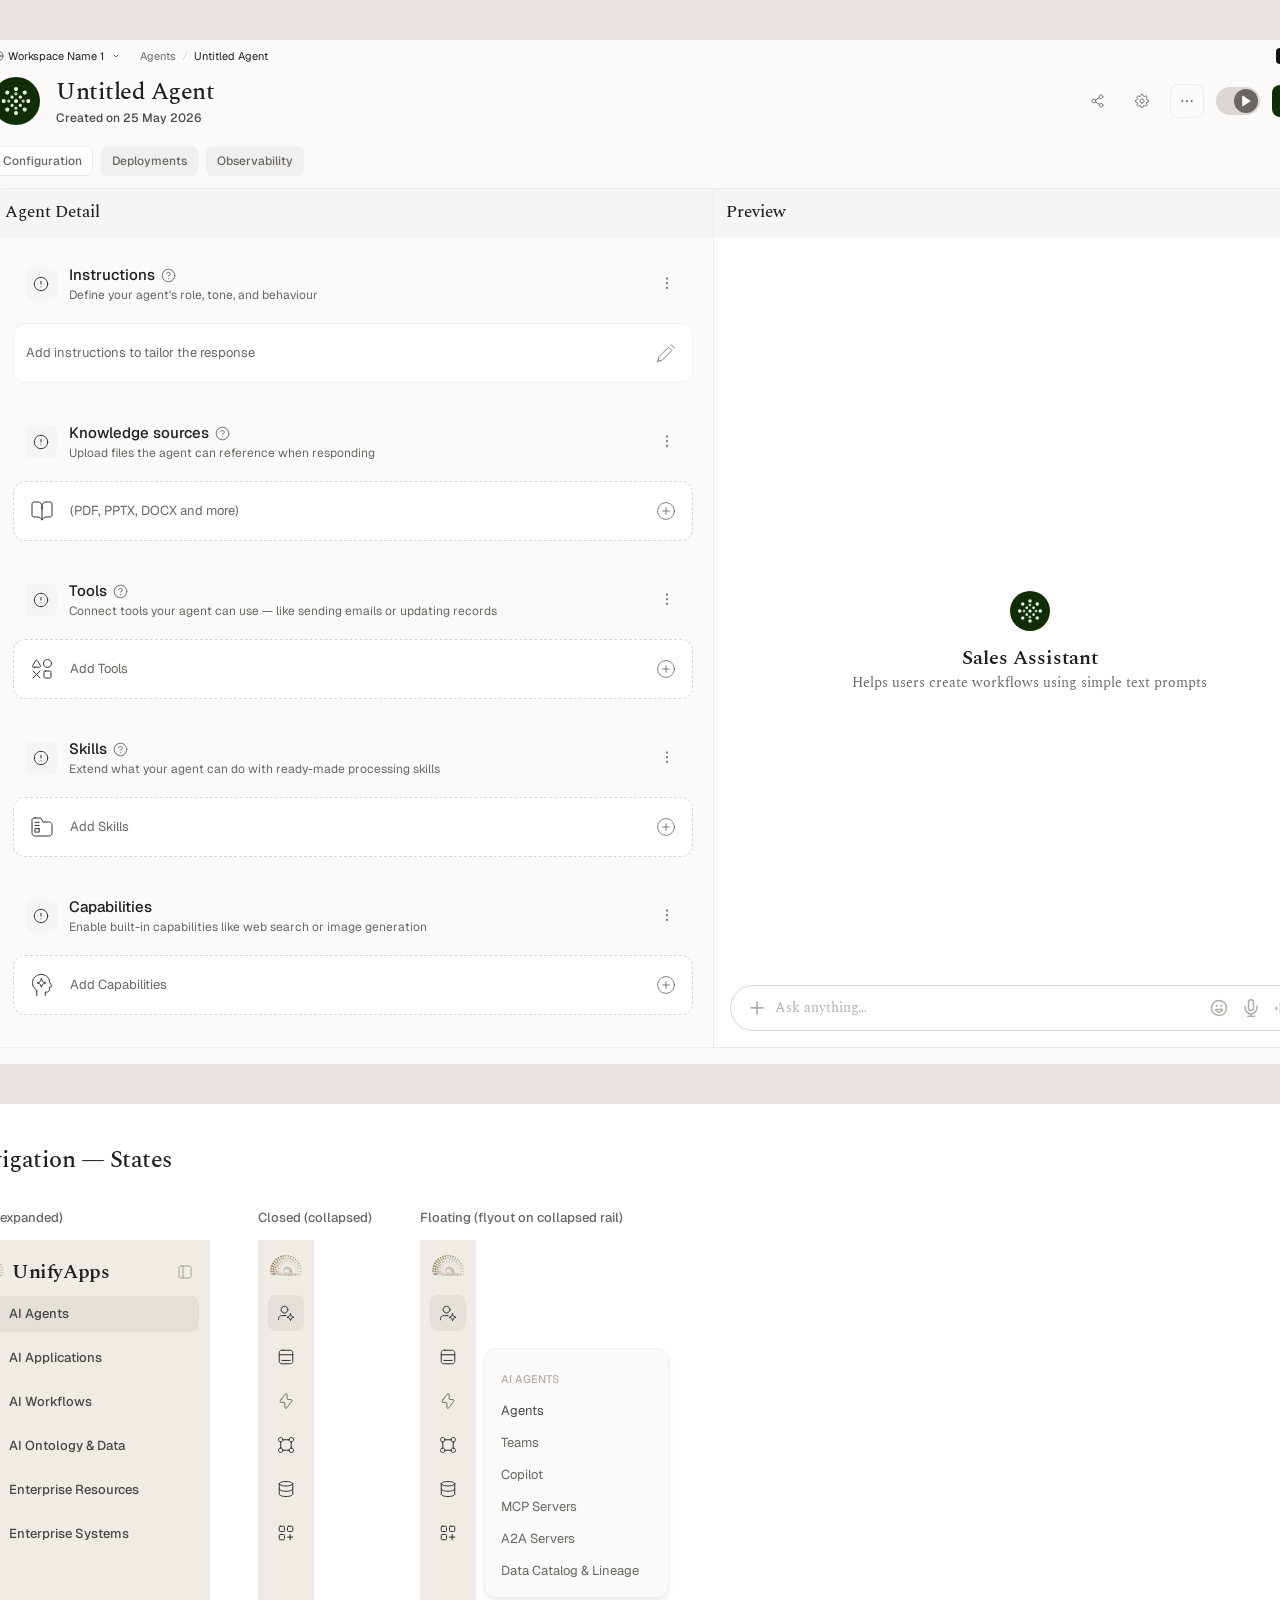
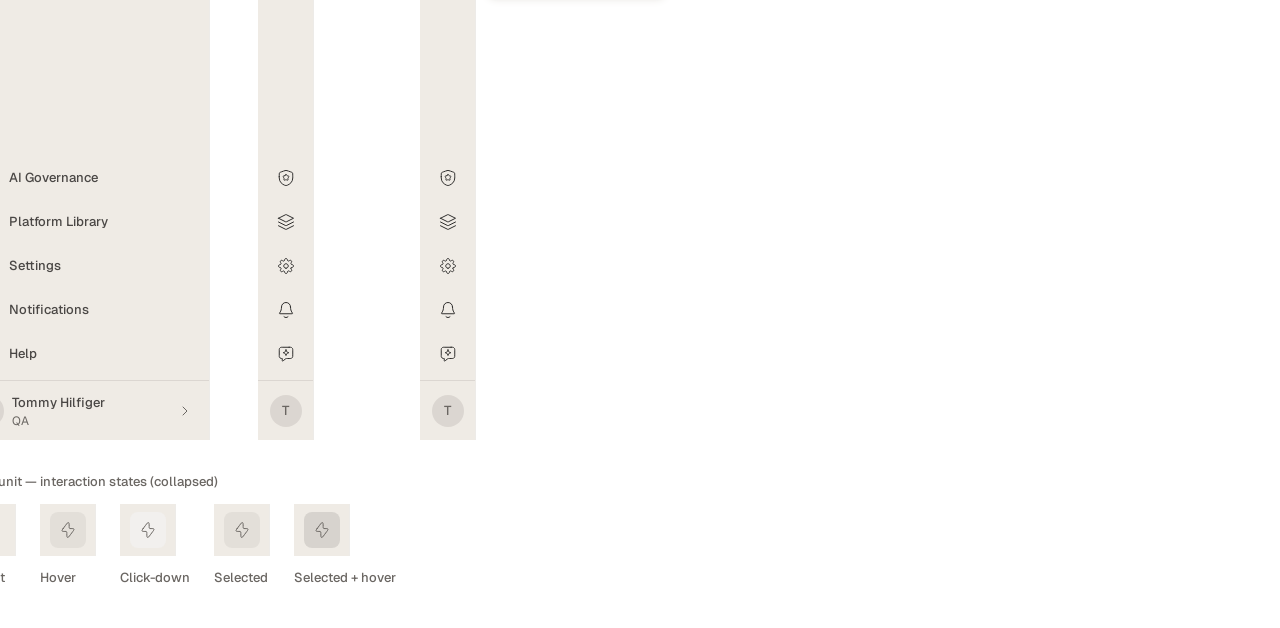
<file: previews/agent-config/index.html>
<!DOCTYPE html>
<html lang="en">
<head>
<meta charset="UTF-8">
<meta name="viewport" content="width=device-width, initial-scale=1.0">
<title>Untitled Agent — Agent Detail · UnifyApps</title>
<link rel="preconnect" href="https://fonts.googleapis.com">
<link rel="preconnect" href="https://fonts.gstatic.com" crossorigin>
<link href="https://fonts.googleapis.com/css2?family=Geist:wght@400;500;600&family=Spectral:wght@400;500;600&family=JetBrains+Mono:wght@400&display=swap" rel="stylesheet">
<link rel="stylesheet" href="styles.css">
</head>
<body>
  <div class="dashboard">

    <!-- ================= Left rail nav (interactive) ================= -->
    <aside class="nav" data-interactive>
      <div class="nav__content">
        <div class="nav__top">
          <div class="nav__header">
            <img class="nav__logo" src="assets/logo.png" alt="Unify">
            <img class="nav__toggle-ico" src="assets/icons/layout-left.svg" alt="Expand">
          </div>
          <nav class="nav__menu">
            <div class="nav-item"><div class="nav-item__content"><img class="nav-item__icon" src="assets/icons/ai-agent.svg" alt=""></div></div>
            <div class="nav-item"><div class="nav-item__content"><img class="nav-item__icon" src="assets/icons/lc-card.svg" alt=""></div></div>
            <div class="nav-item nav-item--active is-selected"><div class="nav-item__content"><img class="nav-item__icon" src="assets/icons/zap.svg" alt=""></div></div>
            <div class="nav-item"><div class="nav-item__content"><img class="nav-item__icon" src="assets/icons/structure.svg" alt=""></div></div>
            <div class="nav-item"><div class="nav-item__content"><img class="nav-item__icon" src="assets/icons/database-01.svg" alt=""></div></div>
            <div class="nav-item"><div class="nav-item__content"><img class="nav-item__icon" src="assets/icons/grid-plus.svg" alt=""></div></div>
          </nav>
        </div>
        <div class="nav__footer">
          <div class="nav-item"><div class="nav-item__content"><img class="nav-item__icon" src="assets/icons/shield-01.svg" alt=""></div></div>
          <div class="nav-item"><div class="nav-item__content"><img class="nav-item__icon" src="assets/icons/layers-three-01.svg" alt=""></div></div>
          <div class="nav-item"><div class="nav-item__content"><img class="nav-item__icon" src="assets/icons/settings.svg" alt=""></div></div>
          <div class="nav-item"><div class="nav-item__content"><img class="nav-item__icon" src="assets/icons/bell-01.svg" alt=""></div></div>
          <div class="nav-item"><div class="nav-item__content"><img class="nav-item__icon" src="assets/icons/ai-es-chat.svg" alt=""></div></div>
          <div class="nav-avatar">
            <div class="nav-avatar__pad">
              <div class="nav-avatar__circle"><span>T</span></div>
            </div>
          </div>
        </div>
      </div>
    </aside>

    <!-- ================= Main column ================= -->
    <div class="main">

      <!-- Page header -->
      <header class="page-header">
        <div class="breadcrumb-bar">
          <div class="breadcrumb-bar__row">
            <div class="breadcrumb-bar__inner">
              <div class="breadcrumb-bar__left">
                <div class="workspace-chip">
                  <div class="workspace-chip__label">
                    <img src="assets/icons/globe-01.svg" alt="">
                    <span>Workspace Name 1</span>
                  </div>
                  <img src="assets/icons/chevron-down-sm.svg" alt="" width="12" height="12">
                </div>
                <div class="crumb-group">
                  <div class="crumb-group__divider"></div>
                  <div class="crumb-group__crumbs">
                    <div class="crumb-group__item">
                      <span class="crumb-group__link">Agents</span>
                      <img class="crumb-group__slash" src="assets/icons/slash-divider.svg" alt="/">
                    </div>
                    <span class="crumb-group__current">Untitled Agent</span>
                  </div>
                </div>
              </div>
              <div class="ai-fde">
                <img class="ai-fde__ico" src="assets/icons/ai-star.svg" alt="">
                <span>AI FDE</span>
              </div>
            </div>
          </div>
        </div>

        <div class="header">
          <div class="header__left">
            <div class="header__idwrap">
              <img class="header__avatar" src="assets/icons/agent-avatar.svg" alt="">
              <div class="header__heading">
                <p class="header__title">Untitled Agent</p>
                <p class="header__subtitle">Created on 25 May 2026</p>
              </div>
            </div>
          </div>
          <div class="header__actions">
            <button class="icon-btn"><img src="assets/icons/share-07.svg" alt="Share"></button>
            <button class="icon-btn"><img src="assets/icons/settings-16.svg" alt="Settings"></button>
            <button class="icon-btn icon-btn--bordered"><img src="assets/icons/dots-horizontal.svg" alt="More"></button>
            <div class="toggle">
              <div class="toggle__label"><span>l</span></div>
              <div class="toggle__knob"><img src="assets/icons/play-solid.svg" alt=""></div>
            </div>
            <button class="btn-save"><span>Save</span></button>
          </div>
        </div>
      </header>

      <!-- Body -->
      <div class="search">
        <div class="body-frame">
          <div class="body-inner">
            <div class="tabs-container">

              <!-- Tabs -->
              <div class="tabs">
                <div class="tab tab--active"><span class="tab__label">Configuration</span></div>
                <div class="tab"><span class="tab__label">Deployments</span></div>
                <div class="tab"><span class="tab__label">Observability</span></div>
              </div>

              <!-- Working area (two columns) -->
              <div class="container">
                <div class="working-area">

                  <!-- Left: Agent Detail form -->
                  <section class="form-col">
                    <div class="form-topbar"><p class="form-topbar__title">Agent Detail</p></div>
                    <div class="form-body">
                      <div class="form-sections">

                        <!-- Instructions -->
                        <div class="section">
                          <div class="sec-head">
                            <div class="sec-head__title-wrap">
                              <div class="sec-head__featured">
                                <div class="sec-head__featured-box"><img src="assets/icons/alert-circle.svg" alt=""></div>
                              </div>
                              <div class="sec-head__text">
                                <div class="sec-head__title-row">
                                  <span class="sec-head__title">Instructions</span>
                                  <img class="sec-head__hint" src="assets/icons/clock-15.svg" alt="">
                                </div>
                                <p class="sec-head__desc">Define your agent's role, tone, and behaviour</p>
                              </div>
                            </div>
                            <button class="sec-head__more"><img src="assets/icons/dots-vertical.svg" alt=""></button>
                          </div>
                          <div class="list-item list-item--solid">
                            <div class="list-item__content">
                              <div class="list-item__text">
                                <span class="list-item__label">Add instructions to tailor the response</span>
                              </div>
                            </div>
                            <div class="list-item__actions">
                              <button class="list-item__btn"><img src="assets/icons/pencil-02.svg" alt="Edit"></button>
                            </div>
                          </div>
                        </div>

                        <!-- Knowledge sources -->
                        <div class="section">
                          <div class="sec-head">
                            <div class="sec-head__title-wrap">
                              <div class="sec-head__featured">
                                <div class="sec-head__featured-box"><img src="assets/icons/alert-circle.svg" alt=""></div>
                              </div>
                              <div class="sec-head__text">
                                <div class="sec-head__title-row">
                                  <span class="sec-head__title">Knowledge sources</span>
                                  <img class="sec-head__hint" src="assets/icons/clock-15.svg" alt="">
                                </div>
                                <p class="sec-head__desc">Upload files the agent can reference when responding</p>
                              </div>
                            </div>
                            <button class="sec-head__more"><img src="assets/icons/dots-vertical.svg" alt=""></button>
                          </div>
                          <div class="list-item list-item--dashed">
                            <div class="list-item__content">
                              <div class="list-item__icon"><img src="assets/icons/book-open-01.svg" alt=""></div>
                              <div class="list-item__text">
                                <span class="list-item__label">(PDF, PPTX, DOCX and more)</span>
                              </div>
                            </div>
                            <div class="list-item__actions">
                              <button class="list-item__btn"><img src="assets/icons/plus-circle.svg" alt="Add"></button>
                            </div>
                          </div>
                        </div>

                        <!-- Tools -->
                        <div class="section">
                          <div class="sec-head">
                            <div class="sec-head__title-wrap">
                              <div class="sec-head__featured">
                                <div class="sec-head__featured-box"><img src="assets/icons/alert-circle.svg" alt=""></div>
                              </div>
                              <div class="sec-head__text">
                                <div class="sec-head__title-row">
                                  <span class="sec-head__title">Tools</span>
                                  <img class="sec-head__hint" src="assets/icons/clock-15.svg" alt="">
                                </div>
                                <p class="sec-head__desc">Connect tools your agent can use — like sending emails or updating records</p>
                              </div>
                            </div>
                            <button class="sec-head__more"><img src="assets/icons/dots-vertical.svg" alt=""></button>
                          </div>
                          <div class="list-item list-item--dashed">
                            <div class="list-item__content">
                              <div class="list-item__icon"><img src="assets/icons/multi-grid.svg" alt=""></div>
                              <div class="list-item__text">
                                <span class="list-item__label">Add Tools</span>
                              </div>
                            </div>
                            <div class="list-item__actions">
                              <button class="list-item__btn"><img src="assets/icons/plus-circle.svg" alt="Add"></button>
                            </div>
                          </div>
                        </div>

                        <!-- Skills -->
                        <div class="section">
                          <div class="sec-head">
                            <div class="sec-head__title-wrap">
                              <div class="sec-head__featured">
                                <div class="sec-head__featured-box"><img src="assets/icons/alert-circle.svg" alt=""></div>
                              </div>
                              <div class="sec-head__text">
                                <div class="sec-head__title-row">
                                  <span class="sec-head__title">Skills</span>
                                  <img class="sec-head__hint" src="assets/icons/clock-15.svg" alt="">
                                </div>
                                <p class="sec-head__desc">Extend what your agent can do with ready-made processing skills</p>
                              </div>
                            </div>
                            <button class="sec-head__more"><img src="assets/icons/dots-vertical.svg" alt=""></button>
                          </div>
                          <div class="list-item list-item--dashed">
                            <div class="list-item__content">
                              <div class="list-item__icon"><img src="assets/icons/zip-folder.svg" alt=""></div>
                              <div class="list-item__text">
                                <span class="list-item__label">Add Skills</span>
                              </div>
                            </div>
                            <div class="list-item__actions">
                              <button class="list-item__btn"><img src="assets/icons/plus-circle.svg" alt="Add"></button>
                            </div>
                          </div>
                        </div>

                        <!-- Capabilities -->
                        <div class="section">
                          <div class="sec-head">
                            <div class="sec-head__title-wrap">
                              <div class="sec-head__featured">
                                <div class="sec-head__featured-box"><img src="assets/icons/alert-circle.svg" alt=""></div>
                              </div>
                              <div class="sec-head__text">
                                <div class="sec-head__title-row">
                                  <span class="sec-head__title">Capabilities</span>
                                </div>
                                <p class="sec-head__desc">Enable built-in capabilities like web search or image generation</p>
                              </div>
                            </div>
                            <button class="sec-head__more"><img src="assets/icons/dots-vertical.svg" alt=""></button>
                          </div>
                          <div class="list-item list-item--dashed">
                            <div class="list-item__content">
                              <div class="list-item__icon"><img src="assets/icons/ai-memory.svg" alt=""></div>
                              <div class="list-item__text">
                                <span class="list-item__label">Add Capabilities</span>
                              </div>
                            </div>
                            <div class="list-item__actions">
                              <button class="list-item__btn"><img src="assets/icons/plus-circle.svg" alt="Add"></button>
                            </div>
                          </div>
                        </div>

                        <!-- Conversation Starters -->
                        <div class="section">
                          <div class="sec-head">
                            <div class="sec-head__title-wrap">
                              <div class="sec-head__featured">
                                <div class="sec-head__featured-box"><img src="assets/icons/alert-circle.svg" alt=""></div>
                              </div>
                              <div class="sec-head__text">
                                <div class="sec-head__title-row">
                                  <span class="sec-head__title">Conversation Starters</span>
                                </div>
                                <p class="sec-head__desc">Add up to 3 prompts to help users get started quickly</p>
                              </div>
                            </div>
                            <button class="sec-head__more"><img src="assets/icons/dots-vertical.svg" alt=""></button>
                          </div>
                          <div class="list-item list-item--solid">
                            <div class="list-item__content">
                              <div class="list-item__text">
                                <span class="list-item__label list-item__label--placeholder">Start typing...</span>
                              </div>
                            </div>
                            <div class="list-item__actions">
                              <button class="list-item__btn"><img src="assets/icons/pencil-02.svg" alt="Edit"></button>
                            </div>
                          </div>
                        </div>

                      </div>
                    </div>
                  </section>

                  <!-- Right: Preview / Chat -->
                  <section class="preview-col">
                    <div class="form-topbar"><p class="form-topbar__title">Preview</p></div>
                    <div class="chat">
                      <div class="chat__body">
                        <div class="chat__wrap">
                          <div class="empty-state">
                            <div class="empty-state__header">
                              <img class="empty-state__avatar" src="assets/icons/agent-avatar.svg" alt="">
                              <div class="empty-state__meta">
                                <p class="empty-state__name">Sales Assistant</p>
                                <p class="empty-state__desc">Helps users create workflows using simple text prompts</p>
                              </div>
                            </div>
                          </div>
                        </div>
                        <div class="chat__scrollbar">
                          <div class="chat__scrollbar-track">
                            <div class="chat__scrollbar-thumb"></div>
                          </div>
                        </div>
                      </div>
                      <div class="chat__box">
                        <div class="input-box">
                          <div class="action-bar">
                            <div class="action-bar__left">
                              <button class="si-btn"><img src="assets/icons/chat-plus.svg" alt="Add"></button>
                              <div class="action-bar__msg"><p>Ask anything…</p></div>
                            </div>
                            <div class="action-bar__right">
                              <button class="si-btn si-btn--sq"><img src="assets/icons/face-happy.svg" alt=""></button>
                              <button class="si-btn si-btn--sq"><img src="assets/icons/microphone-01.svg" alt=""></button>
                              <button class="si-btn si-btn--sq"><img src="assets/icons/voice-mode.svg" alt=""></button>
                            </div>
                          </div>
                        </div>
                      </div>
                    </div>
                  </section>

                </div>
              </div>

            </div>
          </div>
        </div>
      </div>

    </div>
  </div>

  <!-- ================================================================
       NAVIGATION — STATES  (from Unify2026 DS)
       45945:21244 (Open/Closed) · 60766:106618 (Hover/Selected/Floating)
       ================================================================ -->
  <section class="nav-states">
    <h1 class="nav-states__title">Navigation — States</h1>

    <div class="nav-states__row">

      <!-- ---------- OPEN / EXPANDED ---------- -->
      <div class="nav-states__col">
        <span class="nav-states__cap">Open (expanded)</span>
        <div class="nav-states__frame">
          <aside class="navx">
            <div class="navx__content">
              <div class="navx__nav">
                <div class="navx__header">
                  <div class="navx__logo">
                    <img src="assets/logo.png" alt="Unify">
                    <span>UnifyApps</span>
                  </div>
                  <button class="navx__collapse" type="button" aria-label="Collapse">
                    <img src="assets/icons/layout-left.svg" alt="">
                  </button>
                </div>
                <div class="navx__list">
                  <div class="navx-item is-selected"><div class="navx-item__content"><img class="navx-item__icon" src="assets/icons/ai-agent.svg" alt=""><span class="navx-item__label">AI Agents</span></div></div>
                  <div class="navx-item"><div class="navx-item__content"><img class="navx-item__icon" src="assets/icons/lc-card.svg" alt=""><span class="navx-item__label">AI Applications</span></div></div>
                  <div class="navx-item"><div class="navx-item__content"><img class="navx-item__icon" src="assets/icons/zap.svg" alt=""><span class="navx-item__label">AI Workflows</span></div></div>
                  <div class="navx-item"><div class="navx-item__content"><img class="navx-item__icon" src="assets/icons/structure.svg" alt=""><span class="navx-item__label">AI Ontology &amp; Data</span></div></div>
                  <div class="navx-item"><div class="navx-item__content"><img class="navx-item__icon" src="assets/icons/database-01.svg" alt=""><span class="navx-item__label">Enterprise Resources</span></div></div>
                  <div class="navx-item"><div class="navx-item__content"><img class="navx-item__icon" src="assets/icons/grid-plus.svg" alt=""><span class="navx-item__label">Enterprise Systems</span></div></div>
                </div>
              </div>
              <div class="navx__footer">
                <div class="navx-item"><div class="navx-item__content"><img class="navx-item__icon" src="assets/icons/shield-01.svg" alt=""><span class="navx-item__label">AI Governance</span></div></div>
                <div class="navx-item"><div class="navx-item__content"><img class="navx-item__icon" src="assets/icons/layers-three-01.svg" alt=""><span class="navx-item__label">Platform Library</span></div></div>
                <div class="navx-item"><div class="navx-item__content"><img class="navx-item__icon" src="assets/icons/settings.svg" alt=""><span class="navx-item__label">Settings</span></div></div>
                <div class="navx-item"><div class="navx-item__content"><img class="navx-item__icon" src="assets/icons/bell-01.svg" alt=""><span class="navx-item__label">Notifications</span></div></div>
                <div class="navx-item"><div class="navx-item__content"><img class="navx-item__icon" src="assets/icons/ai-es-chat.svg" alt=""><span class="navx-item__label">Help</span></div></div>
                <div class="navx-user">
                  <div class="navx-user__avatar"></div>
                  <div class="navx-user__text">
                    <span class="navx-user__name">Tommy Hilfiger</span>
                    <span class="navx-user__role">QA</span>
                  </div>
                  <img class="navx-user__chev" src="assets/icons/chevron-right-sm.svg" alt="">
                </div>
              </div>
            </div>
          </aside>
        </div>
      </div>

      <!-- ---------- CLOSED (collapsed rail) ---------- -->
      <div class="nav-states__col">
        <span class="nav-states__cap">Closed (collapsed)</span>
        <div class="nav-states__frame">
          <aside class="nav">
            <div class="nav__content">
              <div class="nav__top">
                <div class="nav__header"><img class="nav__logo" src="assets/logo.png" alt="Unify"></div>
                <nav class="nav__menu">
                  <div class="nav-item is-selected"><div class="nav-item__content"><img class="nav-item__icon" src="assets/icons/ai-agent.svg" alt=""></div></div>
                  <div class="nav-item"><div class="nav-item__content"><img class="nav-item__icon" src="assets/icons/lc-card.svg" alt=""></div></div>
                  <div class="nav-item"><div class="nav-item__content"><img class="nav-item__icon" src="assets/icons/zap.svg" alt=""></div></div>
                  <div class="nav-item"><div class="nav-item__content"><img class="nav-item__icon" src="assets/icons/structure.svg" alt=""></div></div>
                  <div class="nav-item"><div class="nav-item__content"><img class="nav-item__icon" src="assets/icons/database-01.svg" alt=""></div></div>
                  <div class="nav-item"><div class="nav-item__content"><img class="nav-item__icon" src="assets/icons/grid-plus.svg" alt=""></div></div>
                </nav>
              </div>
              <div class="nav__footer">
                <div class="nav-item"><div class="nav-item__content"><img class="nav-item__icon" src="assets/icons/shield-01.svg" alt=""></div></div>
                <div class="nav-item"><div class="nav-item__content"><img class="nav-item__icon" src="assets/icons/layers-three-01.svg" alt=""></div></div>
                <div class="nav-item"><div class="nav-item__content"><img class="nav-item__icon" src="assets/icons/settings.svg" alt=""></div></div>
                <div class="nav-item"><div class="nav-item__content"><img class="nav-item__icon" src="assets/icons/bell-01.svg" alt=""></div></div>
                <div class="nav-item"><div class="nav-item__content"><img class="nav-item__icon" src="assets/icons/ai-es-chat.svg" alt=""></div></div>
                <div class="nav-avatar"><div class="nav-avatar__pad"><div class="nav-avatar__circle"><span>T</span></div></div></div>
              </div>
            </div>
          </aside>
        </div>
      </div>

      <!-- ---------- FLOATING (collapsed rail + flyout) ---------- -->
      <div class="nav-states__col">
        <span class="nav-states__cap">Floating (flyout on collapsed rail)</span>
        <div class="nav-states__frame nav-states__floating">
          <aside class="nav">
            <div class="nav__content">
              <div class="nav__top">
                <div class="nav__header"><img class="nav__logo" src="assets/logo.png" alt="Unify"></div>
                <nav class="nav__menu">
                  <div class="nav-item is-selected"><div class="nav-item__content"><img class="nav-item__icon" src="assets/icons/ai-agent.svg" alt=""></div></div>
                  <div class="nav-item"><div class="nav-item__content"><img class="nav-item__icon" src="assets/icons/lc-card.svg" alt=""></div></div>
                  <div class="nav-item"><div class="nav-item__content"><img class="nav-item__icon" src="assets/icons/zap.svg" alt=""></div></div>
                  <div class="nav-item"><div class="nav-item__content"><img class="nav-item__icon" src="assets/icons/structure.svg" alt=""></div></div>
                  <div class="nav-item"><div class="nav-item__content"><img class="nav-item__icon" src="assets/icons/database-01.svg" alt=""></div></div>
                  <div class="nav-item"><div class="nav-item__content"><img class="nav-item__icon" src="assets/icons/grid-plus.svg" alt=""></div></div>
                </nav>
              </div>
              <div class="nav__footer">
                <div class="nav-item"><div class="nav-item__content"><img class="nav-item__icon" src="assets/icons/shield-01.svg" alt=""></div></div>
                <div class="nav-item"><div class="nav-item__content"><img class="nav-item__icon" src="assets/icons/layers-three-01.svg" alt=""></div></div>
                <div class="nav-item"><div class="nav-item__content"><img class="nav-item__icon" src="assets/icons/settings.svg" alt=""></div></div>
                <div class="nav-item"><div class="nav-item__content"><img class="nav-item__icon" src="assets/icons/bell-01.svg" alt=""></div></div>
                <div class="nav-item"><div class="nav-item__content"><img class="nav-item__icon" src="assets/icons/ai-es-chat.svg" alt=""></div></div>
                <div class="nav-avatar"><div class="nav-avatar__pad"><div class="nav-avatar__circle"><span>T</span></div></div></div>
              </div>
            </div>
          </aside>
          <div class="nav-states__flyout-pos">
            <div class="flyout">
              <div class="flyout__header">AI Agents</div>
              <div class="flyout__item flyout__item--current">Agents</div>
              <div class="flyout__item">Teams</div>
              <div class="flyout__item">Copilot</div>
              <div class="flyout__item">MCP Servers</div>
              <div class="flyout__item">A2A Servers</div>
              <div class="flyout__item">Data Catalog &amp; Lineage</div>
            </div>
          </div>
        </div>
      </div>

    </div>

    <!-- ---------- Interaction-state legend ---------- -->
    <div class="nav-states__col">
      <span class="nav-states__cap">Menu unit — interaction states (collapsed)</span>
      <div class="nav-states__legend">
        <div class="nav-states__col">
          <div class="nav" style="height:auto;width:56px;padding:8px 0;">
            <div class="nav__content"><nav class="nav__menu">
              <div class="nav-item"><div class="nav-item__content"><img class="nav-item__icon" src="assets/icons/zap.svg" alt=""></div></div>
            </nav></div>
          </div>
          <span class="nav-states__cap">Default</span>
        </div>
        <div class="nav-states__col">
          <div class="nav" style="height:auto;width:56px;padding:8px 0;">
            <div class="nav__content"><nav class="nav__menu">
              <div class="nav-item"><div class="nav-item__content" style="background:rgba(0,0,0,.05)"><img class="nav-item__icon" src="assets/icons/zap.svg" alt=""></div></div>
            </nav></div>
          </div>
          <span class="nav-states__cap">Hover</span>
        </div>
        <div class="nav-states__col">
          <div class="nav" style="height:auto;width:56px;padding:8px 0;">
            <div class="nav__content"><nav class="nav__menu">
              <div class="nav-item"><div class="nav-item__content" style="background:#f2f0ee"><img class="nav-item__icon" src="assets/icons/zap.svg" alt=""></div></div>
            </nav></div>
          </div>
          <span class="nav-states__cap">Click-down</span>
        </div>
        <div class="nav-states__col">
          <div class="nav" style="height:auto;width:56px;padding:8px 0;">
            <div class="nav__content"><nav class="nav__menu">
              <div class="nav-item"><div class="nav-item__content" style="background:rgba(0,0,0,.05)"><img class="nav-item__icon" src="assets/icons/zap.svg" alt=""></div></div>
            </nav></div>
          </div>
          <span class="nav-states__cap">Selected</span>
        </div>
        <div class="nav-states__col">
          <div class="nav" style="height:auto;width:56px;padding:8px 0;">
            <div class="nav__content"><nav class="nav__menu">
              <div class="nav-item"><div class="nav-item__content" style="background:rgba(0,0,0,.10)"><img class="nav-item__icon" src="assets/icons/zap.svg" alt=""></div></div>
            </nav></div>
          </div>
          <span class="nav-states__cap">Selected + hover</span>
        </div>
      </div>
    </div>

  </section>
  <script src="nav.js"></script>
</body>
</html>
</file>
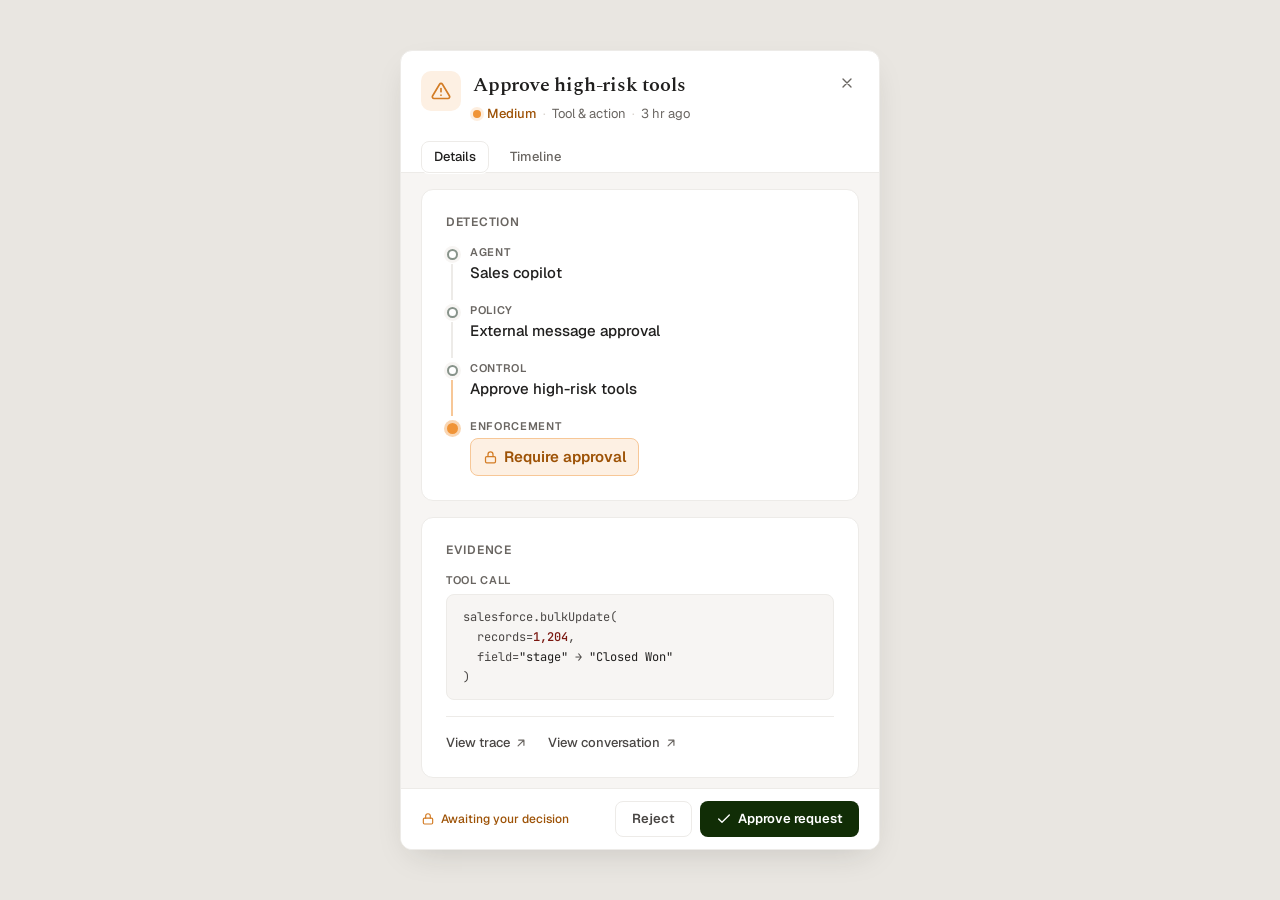
<file: previews/governance-alert/index.html>
<!DOCTYPE html>
<html lang="en">
<head>
<meta charset="UTF-8">
<meta name="viewport" content="width=device-width, initial-scale=1.0">
<title>Approve high-risk tools — Governance alert · UnifyApps</title>
<link rel="preconnect" href="https://fonts.googleapis.com">
<link rel="preconnect" href="https://fonts.gstatic.com" crossorigin>
<link href="https://fonts.googleapis.com/css2?family=Geist:wght@400;500;600;700&family=Spectral:wght@400;500;600&family=JetBrains+Mono:wght@400;500&display=swap" rel="stylesheet">
<link rel="stylesheet" href="styles.css">
</head>
<body>

<!-- ===== Inline icon sprite (stroke = currentColor) ===== -->
<svg width="0" height="0" style="position:absolute" aria-hidden="true">
  <symbol id="i-alert" viewBox="0 0 24 24" fill="none" stroke="currentColor" stroke-width="2" stroke-linecap="round" stroke-linejoin="round">
    <path d="M10.29 3.86 1.82 18a2 2 0 0 0 1.71 3h16.94a2 2 0 0 0 1.71-3L13.71 3.86a2 2 0 0 0-3.42 0Z"/><path d="M12 9v4"/><path d="M12 17h.01"/>
  </symbol>
  <symbol id="i-x" viewBox="0 0 24 24" fill="none" stroke="currentColor" stroke-width="2" stroke-linecap="round" stroke-linejoin="round">
    <path d="M18 6 6 18M6 6l12 12"/>
  </symbol>
  <symbol id="i-arrow-ur" viewBox="0 0 24 24" fill="none" stroke="currentColor" stroke-width="2" stroke-linecap="round" stroke-linejoin="round">
    <path d="M7 17 17 7M8 7h9v9"/>
  </symbol>
  <symbol id="i-lock" viewBox="0 0 24 24" fill="none" stroke="currentColor" stroke-width="2" stroke-linecap="round" stroke-linejoin="round">
    <rect x="4" y="10.5" width="16" height="10" rx="2"/><path d="M8 10.5V7a4 4 0 0 1 8 0v3.5"/>
  </symbol>
  <symbol id="i-chevron-d" viewBox="0 0 24 24" fill="none" stroke="currentColor" stroke-width="2" stroke-linecap="round" stroke-linejoin="round">
    <path d="m6 9 6 6 6-6"/>
  </symbol>
  <symbol id="i-plus" viewBox="0 0 24 24" fill="none" stroke="currentColor" stroke-width="2" stroke-linecap="round" stroke-linejoin="round">
    <path d="M12 5v14M5 12h14"/>
  </symbol>
  <symbol id="i-check" viewBox="0 0 24 24" fill="none" stroke="currentColor" stroke-width="2" stroke-linecap="round" stroke-linejoin="round">
    <path d="M20 6 9 17l-5-5"/>
  </symbol>
</svg>

<!-- ============================================================= -->
<!-- Frame: Governance alert side-panel — 480 x 800               -->
<!-- ============================================================= -->
<div class="panel">

  <!-- ---- Header (fixed) ---- -->
  <header class="phead">
    <div class="phead__main">
      <span class="phead__badge"><svg class="ico"><use href="#i-alert"/></svg></span>
      <div class="phead__text">
        <h1 class="phead__title">Approve high-risk tools</h1>
        <div class="phead__meta">
          <span class="sev"><span class="sev__dot"></span>Medium</span>
          <span class="phead__sep">·</span>
          <span>Tool &amp; action</span>
          <span class="phead__sep">·</span>
          <span>3 hr ago</span>
        </div>
      </div>
    </div>
    <button class="iconbtn phead__close" aria-label="Close"><svg class="ico"><use href="#i-x"/></svg></button>

    <!-- Pill tabs -->
    <nav class="tabs">
      <button class="tab tab--active">Details</button>
      <button class="tab">Timeline</button>
    </nav>
  </header>

  <!-- ---- Scroll body ---- -->
  <div class="pbody">

    <!-- Detection -->
    <section class="card">
      <div class="card__eyebrow">Detection</div>

      <div class="flow">
        <div class="flow-node">
          <div class="flow-node__rail"><span class="flow-node__dot"></span><span class="flow-node__line"></span></div>
          <div class="flow-node__body">
            <div class="flow-node__label">Agent</div>
            <div class="flow-node__value">Sales copilot</div>
          </div>
        </div>

        <div class="flow-node">
          <div class="flow-node__rail"><span class="flow-node__dot"></span><span class="flow-node__line"></span></div>
          <div class="flow-node__body">
            <div class="flow-node__label">Policy</div>
            <div class="flow-node__value">External message approval</div>
          </div>
        </div>

        <div class="flow-node">
          <div class="flow-node__rail"><span class="flow-node__dot"></span><span class="flow-node__line flow-node__line--warn"></span></div>
          <div class="flow-node__body">
            <div class="flow-node__label">Control</div>
            <div class="flow-node__value">Approve high-risk tools</div>
          </div>
        </div>

        <div class="flow-node flow-node--terminal">
          <div class="flow-node__rail"><span class="flow-node__dot flow-node__dot--warn"></span></div>
          <div class="flow-node__body">
            <div class="flow-node__label">Enforcement</div>
            <div class="enforce">
              <svg class="ico enforce__ico"><use href="#i-lock"/></svg>
              <span class="enforce__text">Require approval</span>
            </div>
          </div>
        </div>
      </div>
    </section>

    <!-- Evidence -->
    <section class="card">
      <div class="card__eyebrow">Evidence</div>

      <div class="field-label">Tool call</div>
      <pre class="code">salesforce.bulkUpdate(<br>&nbsp;&nbsp;records=<span class="code__risk">1,204</span>,<br>&nbsp;&nbsp;field=<span class="code__str">"stage"</span> &rarr; <span class="code__str">"Closed Won"</span><br>)</pre>

      <div class="links">
        <a class="link" href="#">View trace<svg class="ico link__ico"><use href="#i-arrow-ur"/></svg></a>
        <a class="link" href="#">View conversation<svg class="ico link__ico"><use href="#i-arrow-ur"/></svg></a>
      </div>
    </section>

    <!-- Triage -->
    <section class="card">
      <div class="card__eyebrow">Triage</div>

      <div class="fields">
        <div class="ffield">
          <div class="field-label">Status</div>
          <button class="select">
            <span class="select__val"><span class="dot dot--open"></span>Open</span>
            <svg class="ico select__chev"><use href="#i-chevron-d"/></svg>
          </button>
        </div>

        <div class="ffield">
          <div class="field-label">Assignee</div>
          <button class="select">
            <span class="select__val select__val--placeholder">
              <span class="avatar-add"><svg class="ico"><use href="#i-plus"/></svg></span>Assign
            </span>
            <svg class="ico select__chev"><use href="#i-chevron-d"/></svg>
          </button>
        </div>

        <div class="ffield">
          <div class="field-label">Resolution</div>
          <button class="select">
            <span class="select__val">Unconfirmed</span>
            <svg class="ico select__chev"><use href="#i-chevron-d"/></svg>
          </button>
        </div>
      </div>
    </section>

  </div>

  <!-- ---- Footer (fixed) — the decision ---- -->
  <footer class="pfoot">
    <div class="pfoot__note">
      <svg class="ico"><use href="#i-lock"/></svg>Awaiting your decision
    </div>
    <div class="pfoot__actions">
      <button class="btn btn--secondary">Reject</button>
      <button class="btn btn--primary"><svg class="ico"><use href="#i-check"/></svg>Approve request</button>
    </div>
  </footer>

</div>
</body>
</html>
</file>
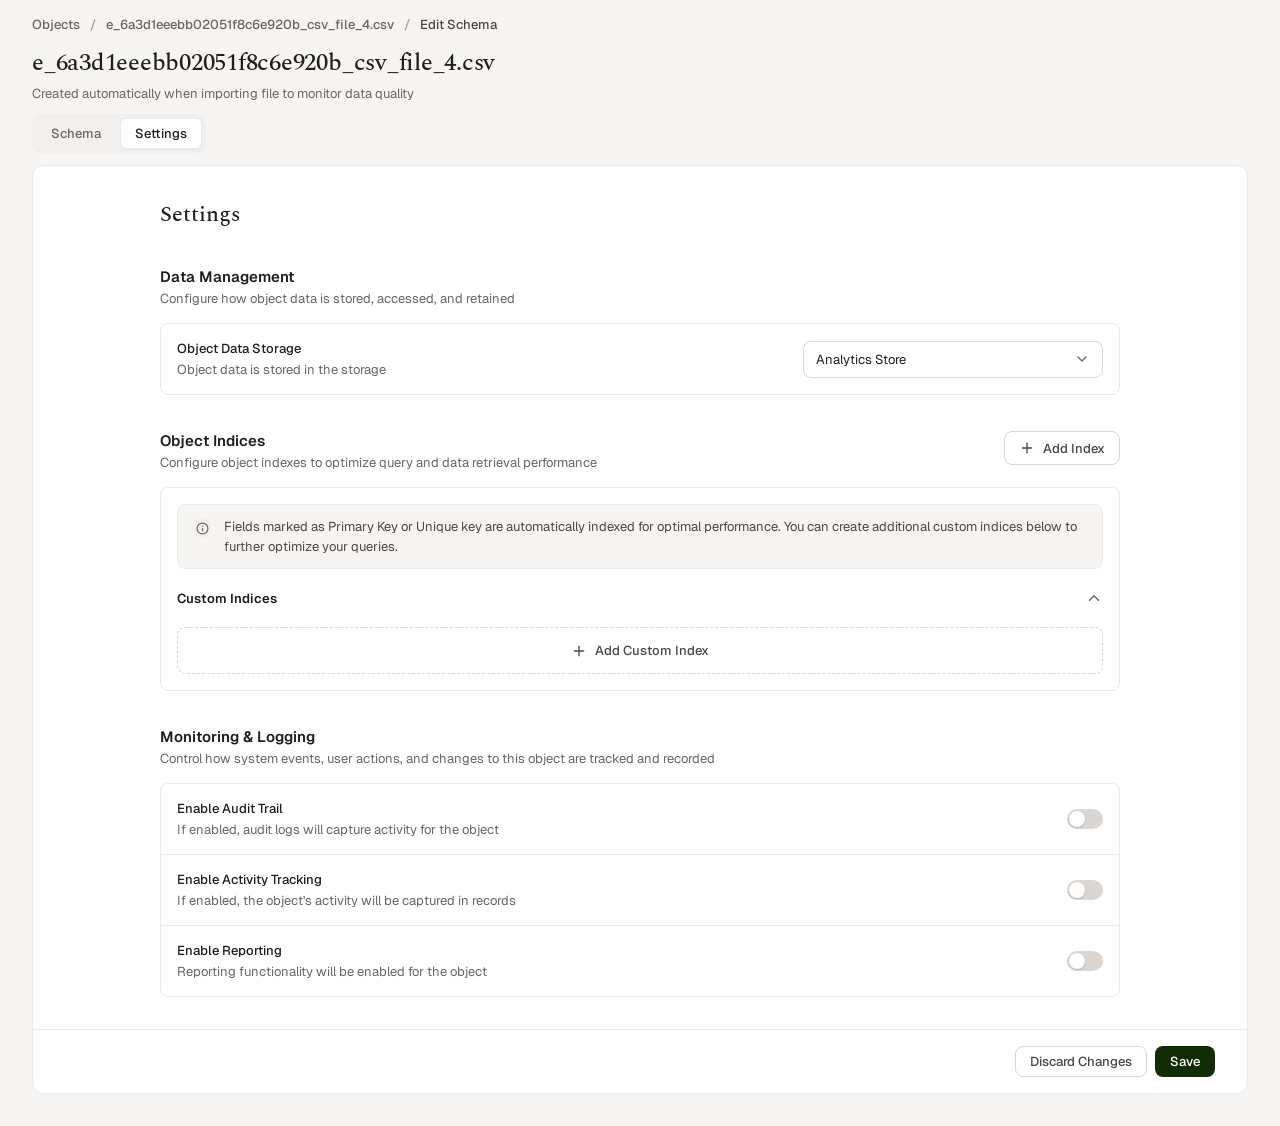
<file: previews/edit-schema-settings.html>
<!DOCTYPE html>
<html lang="en">
<head>
<meta charset="UTF-8">
<meta name="viewport" content="width=device-width, initial-scale=1.0">
<title>Edit Schema — Settings · UnifyApps</title>
<link rel="preconnect" href="https://fonts.googleapis.com">
<link rel="preconnect" href="https://fonts.gstatic.com" crossorigin>
<link href="https://fonts.googleapis.com/css2?family=Geist:wght@400;500;600&family=Spectral:wght@400;500;600&display=swap" rel="stylesheet">
<style>
  :root{
    /* Unify2026 DS tokens */
    --bg-primary:#ffffff; --bg-secondary:#f7f5f3; --bg-tertiary:#f2f0ee;
    --bg-brand-solid:#112d06; --bg-brand-secondary:#f9f6f1;
    --border-secondary:#edebe8; --border-primary:#dbd6d1;
    --text-primary:#201f1e; --text-secondary:#4a4745; --text-tertiary:#6a6662; --text-quaternary:#9f9993;
    --brand-50:#e9efe8;
    --sp-xs:4px; --sp-sm:6px; --sp-md:8px; --sp-lg:12px; --sp-xl:16px; --sp-2xl:20px; --sp-3xl:24px; --sp-4xl:32px;
    --r-sm:6px; --r-md:8px; --r-lg:8px; --r-3xl:10px; --r-4xl:12px;
    --display:'Spectral',Georgia,serif; --body:'Geist','Inter',system-ui,sans-serif;
  }
  *{box-sizing:border-box;margin:0;padding:0;}
  body{font-family:var(--body);background:var(--bg-secondary);color:var(--text-primary);-webkit-font-smoothing:antialiased;}
  .page{max-width:1440px;margin:0 auto;padding:16px 32px 32px;display:flex;flex-direction:column;gap:12px;min-height:100vh;}

  /* breadcrumb */
  .crumb{font-size:13px;font-weight:500;color:var(--text-tertiary);display:flex;align-items:center;gap:10px;flex-wrap:wrap;}
  .crumb .sep{color:var(--text-quaternary);}
  .crumb .cur{color:var(--text-secondary);}

  /* title */
  .title{font-family:var(--display);font-size:24px;font-weight:500;letter-spacing:-.01em;}
  .subtitle{font-size:13px;color:var(--text-tertiary);margin-top:4px;}

  /* tabs */
  .tabs{display:inline-flex;gap:4px;background:var(--bg-tertiary);border-radius:var(--r-md);padding:4px;width:fit-content;}
  .tab{font-size:13px;font-weight:500;color:var(--text-tertiary);padding:6px 14px;border-radius:var(--r-sm);cursor:pointer;border:1px solid transparent;}
  .tab.active{background:var(--bg-primary);color:var(--text-primary);border-color:var(--border-secondary);box-shadow:0 1px 2px rgba(33,31,30,.06);}

  /* card */
  .card{background:var(--bg-primary);border:1px solid var(--border-secondary);border-radius:var(--r-4xl);flex:1;display:flex;flex-direction:column;overflow:hidden;}
  .card-body{flex:1;overflow:auto;padding:32px;display:flex;justify-content:center;}
  .col{width:100%;max-width:960px;display:flex;flex-direction:column;gap:36px;}
  .col > h1{font-family:var(--display);font-size:22px;font-weight:500;}

  /* section */
  .section{display:flex;flex-direction:column;gap:16px;}
  .sec-head{display:flex;align-items:flex-start;justify-content:space-between;gap:16px;}
  .sec-head h2{font-size:15px;font-weight:600;color:var(--text-primary);}
  .sec-head p{font-size:13px;color:var(--text-tertiary);margin-top:4px;}

  /* generic bordered block */
  .block{border:1px solid var(--border-secondary);border-radius:var(--r-lg);background:var(--bg-primary);}
  .pad{padding:16px;}

  /* key-value row */
  .kv{display:flex;align-items:center;justify-content:space-between;gap:16px;}
  .kv .k{font-size:13px;font-weight:500;}
  .kv .ks{font-size:13px;color:var(--text-tertiary);margin-top:4px;}

  /* select (dropdown) */
  .select{width:300px;flex:none;display:flex;align-items:center;justify-content:space-between;gap:8px;
    border:1px solid var(--border-primary);border-radius:var(--r-md);background:var(--bg-primary);
    padding:9px 12px;font-size:13px;color:var(--text-primary);cursor:pointer;}
  .select svg{color:var(--text-tertiary);flex:none;}

  /* buttons */
  .btn{display:inline-flex;align-items:center;gap:8px;font-family:var(--body);font-size:13px;font-weight:500;
    border-radius:var(--r-md);padding:8px 14px;cursor:pointer;border:1px solid transparent;line-height:1;}
  .btn-secondary{background:var(--bg-primary);border-color:var(--border-primary);color:var(--text-secondary);}
  .btn-secondary:hover{background:var(--bg-secondary);}
  .btn-primary{background:var(--bg-brand-solid);color:#fff;}
  .btn-primary:hover{filter:brightness(1.15);}
  .btn svg{flex:none;}

  /* info note */
  .note{display:flex;gap:12px;background:var(--bg-secondary);border:1px solid var(--border-secondary);border-radius:var(--r-md);padding:12px 14px;font-size:13px;color:var(--text-secondary);line-height:1.5;}
  .note .ico{flex:none;width:20px;height:20px;border-radius:50%;background:var(--bg-tertiary);display:flex;align-items:center;justify-content:center;color:var(--text-tertiary);margin-top:1px;}

  /* custom indices */
  .ci-head{display:flex;align-items:center;justify-content:space-between;font-size:13px;font-weight:600;color:var(--text-primary);cursor:pointer;}
  .ci-head svg{color:var(--text-tertiary);}
  .add-zone{display:flex;align-items:center;justify-content:center;gap:8px;border:1px dashed var(--border-primary);border-radius:var(--r-md);
    padding:14px;font-size:13px;font-weight:500;color:var(--text-secondary);cursor:pointer;}
  .add-zone:hover{background:var(--bg-secondary);}

  /* toggle rows */
  .rows .row{display:flex;align-items:center;justify-content:space-between;gap:16px;padding:16px;border-bottom:1px solid var(--border-secondary);}
  .rows .row:last-child{border-bottom:none;}
  .row .t{font-size:13px;font-weight:500;}
  .row .d{font-size:13px;color:var(--text-tertiary);margin-top:4px;}
  .toggle{width:36px;height:20px;border-radius:999px;background:var(--border-primary);position:relative;flex:none;cursor:pointer;transition:background .15s;}
  .toggle::after{content:"";position:absolute;top:2px;left:2px;width:16px;height:16px;border-radius:50%;background:#fff;box-shadow:0 1px 2px rgba(33,31,30,.2);transition:left .15s;}
  .toggle.on{background:var(--bg-brand-solid);}
  .toggle.on::after{left:18px;}

  /* footer */
  .footer{display:flex;justify-content:flex-end;gap:8px;padding:16px 32px;border-top:1px solid var(--border-secondary);background:var(--bg-primary);}
</style>
</head>
<body>
  <div class="page">

    <!-- breadcrumb -->
    <div class="crumb">
      <span>Objects</span><span class="sep">/</span>
      <span>e_6a3d1eeebb02051f8c6e920b_csv_file_4.csv</span><span class="sep">/</span>
      <span class="cur">Edit Schema</span>
    </div>

    <!-- title -->
    <div>
      <div class="title">e_6a3d1eeebb02051f8c6e920b_csv_file_4.csv</div>
      <div class="subtitle">Created automatically when importing file to monitor data quality</div>
    </div>

    <!-- tabs -->
    <div class="tabs">
      <div class="tab">Schema</div>
      <div class="tab active">Settings</div>
    </div>

    <!-- settings card -->
    <div class="card">
      <div class="card-body">
        <div class="col">
          <h1>Settings</h1>

          <!-- Data Management -->
          <div class="section">
            <div class="sec-head"><div><h2>Data Management</h2><p>Configure how object data is stored, accessed, and retained</p></div></div>
            <div class="block pad kv">
              <div><div class="k">Object Data Storage</div><div class="ks">Object data is stored in the storage</div></div>
              <div class="select">Analytics Store
                <svg width="16" height="16" viewBox="0 0 24 24" fill="none" stroke="currentColor" stroke-width="2" stroke-linecap="round" stroke-linejoin="round"><polyline points="6 9 12 15 18 9"/></svg>
              </div>
            </div>
          </div>

          <!-- Object Indices -->
          <div class="section">
            <div class="sec-head">
              <div><h2>Object Indices</h2><p>Configure object indexes to optimize query and data retrieval performance</p></div>
              <button class="btn btn-secondary">
                <svg width="16" height="16" viewBox="0 0 24 24" fill="none" stroke="currentColor" stroke-width="2" stroke-linecap="round" stroke-linejoin="round"><line x1="12" y1="5" x2="12" y2="19"/><line x1="5" y1="12" x2="19" y2="12"/></svg>
                Add Index
              </button>
            </div>
            <div class="block pad" style="display:flex;flex-direction:column;gap:20px;">
              <div class="note">
                <span class="ico">
                  <svg width="13" height="13" viewBox="0 0 24 24" fill="none" stroke="currentColor" stroke-width="2.2" stroke-linecap="round" stroke-linejoin="round"><circle cx="12" cy="12" r="10"/><line x1="12" y1="16" x2="12" y2="12"/><line x1="12" y1="8" x2="12.01" y2="8"/></svg>
                </span>
                <span>Fields marked as Primary Key or Unique key are automatically indexed for optimal performance. You can create additional custom indices below to further optimize your queries.</span>
              </div>
              <div class="ci-head">Custom Indices
                <svg width="18" height="18" viewBox="0 0 24 24" fill="none" stroke="currentColor" stroke-width="2" stroke-linecap="round" stroke-linejoin="round"><polyline points="18 15 12 9 6 15"/></svg>
              </div>
              <div class="add-zone">
                <svg width="16" height="16" viewBox="0 0 24 24" fill="none" stroke="currentColor" stroke-width="2" stroke-linecap="round" stroke-linejoin="round"><line x1="12" y1="5" x2="12" y2="19"/><line x1="5" y1="12" x2="19" y2="12"/></svg>
                Add Custom Index
              </div>
            </div>
          </div>

          <!-- Monitoring & Logging -->
          <div class="section">
            <div class="sec-head"><div><h2>Monitoring &amp; Logging</h2><p>Control how system events, user actions, and changes to this object are tracked and recorded</p></div></div>
            <div class="block rows">
              <div class="row"><div><div class="t">Enable Audit Trail</div><div class="d">If enabled, audit logs will capture activity for the object</div></div><div class="toggle"></div></div>
              <div class="row"><div><div class="t">Enable Activity Tracking</div><div class="d">If enabled, the object's activity will be captured in records</div></div><div class="toggle"></div></div>
              <div class="row"><div><div class="t">Enable Reporting</div><div class="d">Reporting functionality will be enabled for the object</div></div><div class="toggle"></div></div>
            </div>
          </div>

        </div>
      </div>

      <!-- footer -->
      <div class="footer">
        <button class="btn btn-secondary">Discard Changes</button>
        <button class="btn btn-primary">Save</button>
      </div>
    </div>

  </div>

  <script>
    document.querySelectorAll('.toggle').forEach(t=>t.addEventListener('click',()=>t.classList.toggle('on')));
    document.querySelectorAll('.tab').forEach(t=>t.addEventListener('click',()=>{document.querySelectorAll('.tab').forEach(x=>x.classList.remove('active'));t.classList.add('active');}));
  </script>
</body>
</html>
</file>
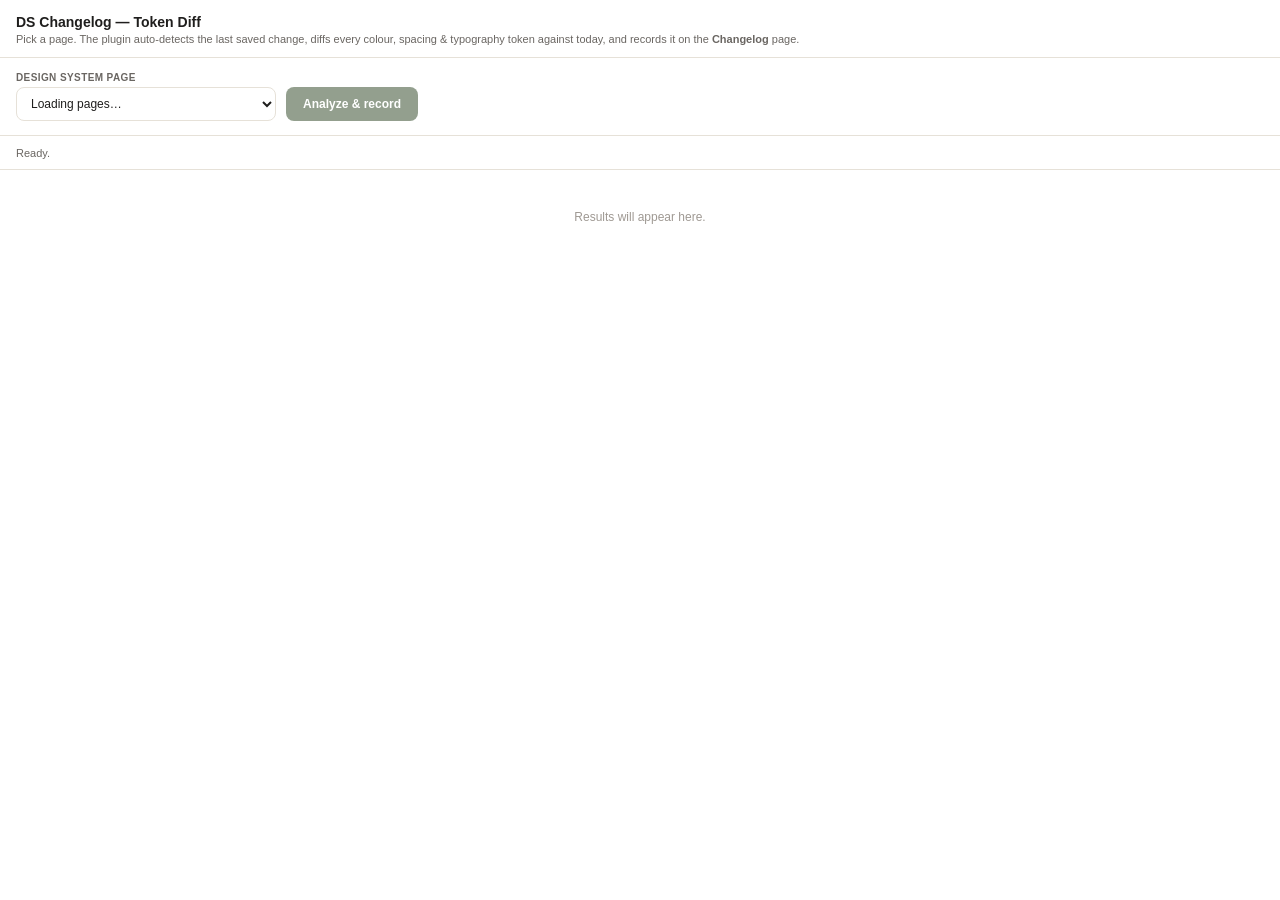
<file: figma-plugin/ds-changelog/ui.html>
<!DOCTYPE html>
<html lang="en">
<head>
<meta charset="UTF-8" />
<style>
  :root{
    --ink:#1f1e1d; --sub:#6a6662; --faint:#9f9993; --line:#e6e1d8; --panel:#faf8f4;
    --white:#fff; --brand:#112d06;
    --added:#1f7a3d; --deleted:#b42318; --modified:#b25e09; --custom:#7a3ca0;
    --font:'Inter',-apple-system,BlinkMacSystemFont,'Segoe UI',sans-serif;
  }
  *{box-sizing:border-box;}
  body{margin:0;font-family:var(--font);color:var(--ink);font-size:12px;background:var(--white);}
  .wrap{display:flex;flex-direction:column;height:100vh;}

  header{padding:14px 16px 12px;border-bottom:1px solid var(--line);}
  header h1{margin:0;font-size:14px;font-weight:600;}
  header p{margin:3px 0 0;color:var(--sub);font-size:11px;}

  .controls{display:flex;align-items:flex-end;gap:10px;padding:14px 16px;border-bottom:1px solid var(--line);flex-wrap:wrap;}
  .field{display:flex;flex-direction:column;gap:4px;}
  .field label{font-size:10px;font-weight:600;letter-spacing:.04em;text-transform:uppercase;color:var(--sub);}
  select,input[type=password]{font-family:var(--font);font-size:12px;padding:8px 10px;border:1px solid var(--line);border-radius:8px;background:var(--white);color:var(--ink);min-width:260px;outline:none;}
  select:focus,input:focus{border-color:var(--brand);}
  button{font-family:var(--font);font-size:12px;font-weight:600;padding:9px 16px;border-radius:8px;border:1px solid transparent;cursor:pointer;}
  .primary{background:var(--brand);color:#fff;}
  .primary:disabled{opacity:.45;cursor:not-allowed;}
  .ghost{background:transparent;border-color:var(--line);color:var(--ink);}
  .link{background:none;border:none;color:var(--custom);cursor:pointer;text-decoration:underline;padding:0;font-size:11px;}

  .setup{padding:14px 16px;border-bottom:1px solid var(--line);background:var(--panel);}
  .setup p{margin:0 0 8px;color:var(--sub);font-size:11px;line-height:1.5;}
  .setup a{color:var(--brand);}
  .setup .row{display:flex;gap:8px;align-items:center;}

  .status{padding:10px 16px;font-size:11px;color:var(--sub);border-bottom:1px solid var(--line);min-height:34px;display:flex;align-items:center;gap:8px;}
  .status.err{color:var(--deleted);}
  .spinner{width:12px;height:12px;border:2px solid var(--line);border-top-color:var(--brand);border-radius:50%;animation:spin .7s linear infinite;}
  @keyframes spin{to{transform:rotate(360deg);}}

  .summary{padding:12px 16px;display:none;gap:16px;align-items:baseline;flex-wrap:wrap;border-bottom:1px solid var(--line);}
  .summary .head{font-size:13px;font-weight:600;}
  .summary .count{font-size:11px;color:var(--sub);}
  .summary .pill{display:inline-flex;align-items:center;gap:5px;font-size:11px;font-weight:600;}
  .dot{width:8px;height:8px;border-radius:50%;display:inline-block;}

  .scroll{flex:1;overflow:auto;}
  table{width:100%;border-collapse:collapse;font-size:11px;}
  thead th{position:sticky;top:0;background:var(--panel);text-align:left;padding:8px 12px;font-size:10px;letter-spacing:.03em;text-transform:uppercase;color:var(--sub);border-bottom:1px solid var(--line);}
  tbody td{padding:8px 12px;border-bottom:1px solid var(--line);vertical-align:top;}
  tbody tr:hover{background:#fbfaf7;}
  .cat{font-weight:600;white-space:nowrap;}
  .tok{font-family:'SF Mono',ui-monospace,Menlo,monospace;font-size:10.5px;}
  .val{color:var(--sub);font-family:'SF Mono',ui-monospace,Menlo,monospace;font-size:10.5px;}
  .swatch{display:inline-block;width:10px;height:10px;border-radius:2px;border:1px solid rgba(0,0,0,.15);margin-right:5px;vertical-align:-1px;}
  .badge{display:inline-block;padding:2px 8px;border-radius:999px;font-size:10px;font-weight:700;white-space:nowrap;}
  .b-Added{background:#e7f4ec;color:var(--added);}
  .b-Deleted{background:#fbeae8;color:var(--deleted);}
  .b-Modified{background:#fbf1e4;color:var(--modified);}
  .b-Custom{background:#f3ebf8;color:var(--custom);}

  footer{padding:12px 16px;border-top:1px solid var(--line);display:none;justify-content:flex-end;gap:10px;}
  .empty{padding:40px 16px;text-align:center;color:var(--faint);font-size:12px;}
</style>
</head>
<body>
<div class="wrap">
  <header>
    <h1>DS Changelog — Token Diff</h1>
    <p>Pick a page. The plugin auto-detects the last saved change, diffs every colour, spacing &amp; typography token against today, and records it on the <b>Changelog</b> page.</p>
  </header>

  <!-- One-time token setup (hidden once saved) -->
  <div class="setup" id="setup" style="display:none;">
    <p>One-time setup: this plugin reads version history through the Figma REST API, which needs a
      <b>Personal Access Token</b>. Create one at
      <a href="https://www.figma.com/settings" target="_blank">figma.com/settings → Personal access tokens</a>
      with <b>File content: Read</b> scope. It is stored only on this device (clientStorage).</p>
    <div class="row">
      <input type="password" id="tokenInput" placeholder="figd_…" />
      <button class="primary" id="saveToken">Save token</button>
    </div>
  </div>

  <!-- The ONLY user input: the page dropdown -->
  <div class="controls">
    <div class="field">
      <label for="pageSelect">Design System page</label>
      <select id="pageSelect"><option>Loading pages…</option></select>
    </div>
    <button class="primary" id="analyze" disabled>Analyze &amp; record</button>
    <button class="link" id="changeToken" style="display:none;">change token</button>
  </div>

  <div class="status" id="status">Ready.</div>

  <div class="summary" id="summary">
    <span class="head" id="sumHead"></span>
    <span class="count" id="sumCount"></span>
    <span class="pill"><span class="dot" style="background:var(--added)"></span><span id="cAdded">0</span> added</span>
    <span class="pill"><span class="dot" style="background:var(--modified)"></span><span id="cModified">0</span> modified</span>
    <span class="pill"><span class="dot" style="background:var(--deleted)"></span><span id="cDeleted">0</span> deleted</span>
    <span class="pill"><span class="dot" style="background:var(--custom)"></span><span id="cCustom">0</span> custom</span>
  </div>

  <div class="scroll" id="scroll">
    <div class="empty" id="empty">Results will appear here.</div>
  </div>

  <footer id="footer">
    <button class="ghost" id="closeBtn">Close</button>
    <button class="primary" id="rerun">Run again</button>
  </footer>
</div>

<script>
const API = "https://api.figma.com/v1";
let FILE_KEY = null, FILE_NAME = "", PAT = null, PAGES = [];
let pendingResolve = null; // resolver for the name-resolution round-trip

const $ = (id) => document.getElementById(id);
const post = (msg) => parent.postMessage({ pluginMessage: msg }, "*");

// ---------- receive from main thread ----------
onmessage = (e) => {
  const m = e.data.pluginMessage; if (!m) return;
  switch (m.type) {
    case "init":
      FILE_KEY = m.fileKey; FILE_NAME = m.fileName; PAGES = m.pages;
      fillPages(m.pages);
      togglesetup(!m.hasToken);
      if (m.hasToken) post({ type: "get-token" });
      break;
    case "token": PAT = m.token; break;
    case "token-saved": post({ type: "get-token" }); togglesetup(false); setStatus("Token saved."); break;
    case "names-resolved": if (pendingResolve) { pendingResolve(m.map); pendingResolve = null; } break;
    case "written": setStatus("✔ Recorded on the Changelog page."); $("footer").style.display = "flex"; break;
    case "error": setStatus(m.message, true); resetBtn(); break;
  }
};

function fillPages(pages){
  const sel = $("pageSelect"); sel.innerHTML = "";
  pages.forEach((p) => { const o = document.createElement("option"); o.value = p.id; o.textContent = p.name; sel.appendChild(o); });
  $("analyze").disabled = false;
}
function togglesetup(show){
  $("setup").style.display = show ? "block" : "none";
  $("changeToken").style.display = show ? "none" : "inline";
}
function setStatus(text, isErr, busy){
  const s = $("status"); s.className = "status" + (isErr ? " err" : "");
  s.innerHTML = (busy ? '<span class="spinner"></span>' : "") + text;
}
function resetBtn(){ $("analyze").disabled = false; $("analyze").textContent = "Analyze & record"; }

// ---------- UI wiring ----------
$("saveToken").onclick = () => { const v = $("tokenInput").value.trim(); if (!v) return; post({ type: "save-token", token: v }); };
$("changeToken").onclick = () => togglesetup(true);
$("closeBtn").onclick = () => post({ type: "close" });
$("rerun").onclick = () => { $("footer").style.display = "none"; run(); };
$("analyze").onclick = run;

// ---------- main flow ----------
async function run(){
  if (!FILE_KEY){ setStatus("Can't read the file key — open this inside the Design System file.", true); return; }
  if (!PAT){ togglesetup(true); setStatus("Add a Personal Access Token first.", true); return; }
  const pageId = $("pageSelect").value;
  const pageName = $("pageSelect").selectedOptions[0].textContent;

  $("analyze").disabled = true; $("analyze").textContent = "Working…";
  $("summary").style.display = "none"; $("scroll").innerHTML = '<div class="empty">Analyzing…</div>';

  try {
    // 1. Version history -> pick baseline (last change) vs latest.
    setStatus("Reading version history…", false, true);
    const versions = await getVersions();
    if (versions.length < 2) throw new Error("This file has fewer than 2 saved versions — nothing to compare yet.");
    versions.sort((a, b) => new Date(b.created_at) - new Date(a.created_at));
    const latest = versions[0];
    const past = versions[1]; // the immediately previous saved checkpoint

    // 2. Snapshot the page at both versions.
    setStatus("Fetching last-change snapshot…", false, true);
    const pastDoc = await getPageNode(pageId, past.id);
    setStatus("Fetching current snapshot…", false, true);
    const nowDoc = await getPageNode(pageId, latest.id);

    // 3. Extract token maps and diff.
    setStatus("Diffing tokens…", false, true);
    const oldMap = extract(pastDoc.document, pastDoc.styles || {});
    const newMap = extract(nowDoc.document, nowDoc.styles || {});
    let rows = diff(oldMap, newMap);

    // 4. Resolve variable IDs -> names via the main thread.
    const varIds = [...new Set(rows.flatMap((r) => [r.wasVarId, r.nowVarId].filter(Boolean)))];
    setStatus("Resolving variable names…", false, true);
    const nameMap = await resolveNames(varIds);
    rows = rows.map((r) => finalizeRow(r, nameMap));

    // 5. Render + record.
    const meta = {
      pageName, pageId,
      pastDate: fmtDate(past.created_at),
      todayDate: fmtDate(new Date().toISOString()),
      pageUrl: `https://www.figma.com/design/${FILE_KEY}/?node-id=${pageId.replace(/:/g, "-")}`,
      rows, counts: tally(rows),
    };
    render(meta);
    setStatus("Writing to Changelog page…", false, true);
    post({ type: "write-changelog", payload: meta });
  } catch (err) {
    setStatus(String(err.message || err), true);
    $("scroll").innerHTML = '<div class="empty">—</div>';
  } finally {
    resetBtn();
  }
}

// ---------- REST helpers ----------
async function api(path){
  const res = await fetch(API + path, { headers: { "X-Figma-Token": PAT } });
  if (res.status === 403) throw new Error("403 — token lacks 'File content: Read' scope, or no access to this file.");
  if (!res.ok) throw new Error(`Figma API ${res.status}: ${(await res.text()).slice(0, 140)}`);
  return res.json();
}
async function getVersions(){
  let out = [], path = `/files/${FILE_KEY}/versions`;
  for (let i = 0; i < 3 && path; i++){ // a few pages is plenty
    const j = await api(path);
    out = out.concat(j.versions || []);
    const next = j.pagination && j.pagination.next_page;
    path = next ? next.replace(API, "") : null;
    if (out.length >= 60) break;
  }
  return out;
}
async function getPageNode(pageId, versionId){
  const j = await api(`/files/${FILE_KEY}/nodes?ids=${encodeURIComponent(pageId)}&version=${versionId}`);
  const entry = j.nodes && j.nodes[pageId];
  if (!entry) throw new Error("That page didn't exist in the compared version.");
  return entry; // { document, styles, components }
}
function resolveNames(variableIds){
  return new Promise((resolve) => { pendingResolve = resolve; post({ type: "resolve-names", variableIds, styleIds: [] }); });
}

// ---------- extraction: node tree -> { key -> descriptor } ----------
// key = `${nodeId}::${category}::${property}` ; descriptor = {category, node, property, value, varId, styleName}
function extract(root, stylesMap){
  const map = {};
  walk(root, (n) => {
    const nodeName = n.name || n.type;
    // ----- COLOUR: fills & strokes -----
    collectPaints(n, "fills", "fill", nodeName, stylesMap, map);
    collectPaints(n, "strokes", "stroke", nodeName, stylesMap, map);
    // ----- SPACING: autolayout -----
    if (n.layoutMode && n.layoutMode !== "NONE"){
      ["paddingLeft","paddingRight","paddingTop","paddingBottom","itemSpacing"].forEach((p) => {
        if (typeof n[p] === "number"){
          put(map, n.id, "spacing", p, {
            category:"spacing", node:nodeName, property:p,
            value:`${round(n[p])}px`, varId:boundId(n, p),
          });
        }
      });
    }
    // ----- RADIUS -----
    if (typeof n.cornerRadius === "number"){
      put(map, n.id, "radius", "cornerRadius", {
        category:"radius", node:nodeName, property:"cornerRadius",
        value:`${round(n.cornerRadius)}px`, varId:boundId(n, "cornerRadius"),
      });
    }
    // ----- TYPOGRAPHY -----
    if (n.type === "TEXT"){
      const textStyleId = n.styles && n.styles.text;
      if (textStyleId && stylesMap[textStyleId]){
        put(map, n.id, "typography", "text style", {
          category:"typography", node:nodeName, property:"text style",
          value:"—", styleName:stylesMap[textStyleId].name,
        });
      }
      const s = n.style || {};
      const typo = [
        ["fontFamily", s.fontFamily],
        ["fontSize", s.fontSize != null ? `${round(s.fontSize)}px` : null],
        ["fontWeight", s.fontWeight],
        ["lineHeight", s.lineHeightPx != null ? `${round(s.lineHeightPx)}px` : (s.lineHeightPercent != null ? `${round(s.lineHeightPercent)}%` : null)],
        ["letterSpacing", s.letterSpacing != null ? `${round(s.letterSpacing)}` : null],
      ];
      typo.forEach(([prop, val]) => {
        if (val == null || val === "") return;
        put(map, n.id, "typography", prop, {
          category:"typography", node:nodeName, property:prop,
          value:String(val), varId:boundId(n, prop),
        });
      });
    }
  });
  return map;
}

function collectPaints(n, arrKey, label, nodeName, stylesMap, map){
  const arr = n[arrKey];
  if (!Array.isArray(arr) || !arr.length) return;
  const styleId = n.styles && n.styles[label === "fill" ? "fill" : "stroke"];
  arr.forEach((paint, j) => {
    if (!paint || paint.visible === false) return;
    let value = "(non-solid)";
    if (paint.type === "SOLID" && paint.color) value = hexOf(paint.color, paint.opacity);
    else if (paint.type) value = `(${paint.type.toLowerCase()})`;
    const varId =
      (paint.boundVariables && paint.boundVariables.color && paint.boundVariables.color.id) ||
      (n.boundVariables && n.boundVariables[arrKey] && n.boundVariables[arrKey][j] && n.boundVariables[arrKey][j].id) ||
      null;
    const styleName = !varId && styleId && stylesMap[styleId] ? stylesMap[styleId].name : null;
    put(map, n.id, "colour", arr.length > 1 ? `${label}[${j}]` : label, {
      category:"colour", node:nodeName, property:(arr.length > 1 ? `${label}[${j}]` : label),
      value, varId, styleName,
    });
  });
}

function boundId(n, prop){
  return n.boundVariables && n.boundVariables[prop] && n.boundVariables[prop].id ? n.boundVariables[prop].id : null;
}
function put(map, nodeId, category, property, desc){ map[`${nodeId}::${category}::${property}`] = desc; }

function walk(node, fn){
  if (!node) return;
  fn(node);
  if (node.children) for (const c of node.children) walk(c, fn);
}

// ---------- diff ----------
function diff(oldMap, newMap){
  const rows = [];
  const keys = new Set([...Object.keys(oldMap), ...Object.keys(newMap)]);
  for (const k of keys){
    const o = oldMap[k], nw = newMap[k];
    if (o && !nw){ rows.push(makeRow("Deleted", o, null)); continue; }
    if (!o && nw){ rows.push(makeRow("Added", null, nw)); continue; }
    // both present
    const oTok = tokenSig(o), nTok = tokenSig(nw);
    const tokenChanged = oTok !== nTok;
    const valueChanged = o.value !== nw.value;
    if (!tokenChanged && !valueChanged) continue;
    let status;
    if (oTok && !nTok) status = "Custom";      // was bound to a token, now a raw value
    else status = "Modified";                  // token swapped, tokenized, or value changed
    rows.push(makeRow(status, o, nw));
  }
  // stable, readable ordering
  const order = { Added:0, Modified:1, Custom:2, Deleted:3 };
  const catOrder = { colour:0, typography:1, spacing:2, radius:3 };
  rows.sort((a, b) => (order[a.status] - order[b.status]) || (catOrder[a.category] - catOrder[b.category]) || a.property.localeCompare(b.property));
  return rows;
}
function tokenSig(d){ return d.varId ? "V:" + d.varId : (d.styleName ? "S:" + d.styleName : ""); }

function makeRow(status, o, nw){
  const src = nw || o;
  return {
    status, category: src.category,
    property: `${src.node} · ${src.property}`,
    was: o || null, now: nw || null,
    wasVarId: o && o.varId, nowVarId: nw && nw.varId,
  };
}

// convert descriptor to display token + value string, using resolved names
function finalizeRow(r, nameMap){
  const disp = (d, varId) => {
    if (!d) return { token: null, value: "—" };
    const token = varId ? (nameMap[varId] || shortId(varId)) : (d.styleName || null);
    return { token, value: d.value };
  };
  const w = disp(r.was, r.wasVarId);
  const n = disp(r.now, r.nowVarId);
  const token =
    r.status === "Custom" ? "(detached → custom)" :
    (n.token || w.token || "(custom value)");
  return {
    status: r.status, category: r.category, property: r.property, token,
    was: w.token ? `${w.token}${valueTail(w.value)}` : w.value,
    now: n.token ? `${n.token}${valueTail(n.value)}` : n.value,
    wasSwatch: swatchOf(r.was), nowSwatch: swatchOf(r.now),
  };
}
function valueTail(v){ return v && v !== "—" && /px|%|#|\d/.test(v) ? `  (${v})` : ""; }
function swatchOf(d){ return d && d.value && /^#/.test(d.value) ? d.value : null; }

// ---------- render results grid in the panel ----------
function render(meta){
  $("summary").style.display = "flex";
  $("sumHead").textContent = `Compared to ${meta.pastDate} and ${meta.todayDate}, changes made are:`;
  $("sumCount").textContent = `${meta.rows.length} change${meta.rows.length === 1 ? "" : "s"} on “${meta.pageName}”`;
  $("cAdded").textContent = meta.counts.Added; $("cModified").textContent = meta.counts.Modified;
  $("cDeleted").textContent = meta.counts.Deleted; $("cCustom").textContent = meta.counts.Custom;

  if (!meta.rows.length){ $("scroll").innerHTML = '<div class="empty">No token-level changes between the last saved version and today.</div>'; return; }

  const head = ["Category","Token / Variable","Node · Property","Was","Now","Status"];
  let html = "<table><thead><tr>" + head.map((h) => `<th>${h}</th>`).join("") + "</tr></thead><tbody>";
  for (const r of meta.rows){
    html += "<tr>" +
      `<td class="cat">${cap(r.category)}</td>` +
      `<td class="tok">${esc(r.token)}</td>` +
      `<td>${esc(r.property)}</td>` +
      `<td class="val">${sw(r.wasSwatch)}${esc(r.was)}</td>` +
      `<td class="val">${sw(r.nowSwatch)}${esc(r.now)}</td>` +
      `<td><span class="badge b-${r.status}">${r.status}</span></td>` +
    "</tr>";
  }
  html += "</tbody></table>";
  $("scroll").innerHTML = html;
}

// ---------- small utils ----------
function tally(rows){ const c = { Added:0, Deleted:0, Modified:0, Custom:0 }; rows.forEach((r) => c[r.status]++); return c; }
function hexOf(c, opacity){
  const to = (x) => Math.round((x || 0) * 255).toString(16).padStart(2, "0");
  const a = opacity != null ? opacity : (c.a != null ? c.a : 1);
  const base = "#" + to(c.r) + to(c.g) + to(c.b);
  return a < 1 ? base + " @" + Math.round(a * 100) + "%" : base;
}
function dayKey(iso){ return new Date(iso).toISOString().slice(0, 10); }
function fmtDate(iso){ return new Date(iso).toLocaleDateString("en-US", { year:"numeric", month:"short", day:"numeric" }); }
function round(n){ return Math.round(n * 100) / 100; }
function shortId(id){ return id.replace("VariableID:", "var:").slice(0, 16) + "…"; }
function cap(s){ return s.charAt(0).toUpperCase() + s.slice(1); }
function esc(s){ return String(s == null ? "" : s).replace(/[&<>]/g, (m) => ({ "&":"&amp;", "<":"&lt;", ">":"&gt;" }[m])); }
function sw(hex){ if (!hex) return ""; const clean = hex.split(" ")[0]; return `<span class="swatch" style="background:${esc(clean)}"></span>`; }
</script>
</body>
</html>
</file>
<file: previews/agent-config/styles.css>
* {
  box-sizing: border-box;
  margin: 0;
  padding: 0;
}

html, body {
  height: 100%;
}

body {
  font-family: "Geist", "Inter", system-ui, sans-serif;
  background: #e9e6e1;
  color: #201f1e;
  -webkit-font-smoothing: antialiased;
  display: flex;
  flex-direction: column;
  align-items: center;
  justify-content: flex-start;
  gap: 40px;
  padding: 40px 0;
  min-height: 100vh;
}

img {
  display: block;
}

.dashboard {
  width: 1440px;
  height: 1024px;
  flex: none;
  display: flex;
  align-items: flex-start;
  justify-content: center;
  background: #ffffff;
  border-radius: 8px;
  overflow: hidden;
}

.nav {
  width: 56px;
  height: 1024px;
  flex: none;
  background: #efebe5;
  border-right: 1px solid #edebe8;
  display: flex;
  align-items: flex-start;
  justify-content: center;
}
.nav__content {
  flex: 1 0 0;
  height: 100%;
  min-width: 0;
  display: flex;
  flex-direction: column;
  align-items: center;
  justify-content: space-between;
}
.nav__top {
  width: 100%;
  display: flex;
  flex-direction: column;
  align-items: center;
  gap: 8px;
  padding-top: 15px;
}
.nav__header {
  width: 100%;
  display: flex;
  flex-direction: column;
  align-items: center;
  justify-content: center;
  gap: 12px;
  padding: 0 12px;
}
.nav__logo {
  width: 32px;
  height: 32px;
  flex: none;
}
.nav__menu {
  width: 100%;
  display: flex;
  flex-direction: column;
  align-items: center;
  gap: 8px;
}
.nav__footer {
  width: 100%;
  display: flex;
  flex-direction: column;
  align-items: center;
  gap: 8px;
  padding-top: 8px;
}

.nav-item {
  width: 100%;
  height: 36px;
  flex: none;
  display: flex;
  align-items: center;
  justify-content: center;
  padding: 0 10px;
  overflow: hidden;
}
.nav-item__content {
  width: 36px;
  height: 100%;
  flex: none;
  display: flex;
  align-items: center;
  justify-content: center;
  gap: 8px;
  padding: 0 8px;
  border-radius: 8px;
}
.nav-item--active .nav-item__content {
  background: rgba(0, 0, 0, 0.05);
}
.nav-item__icon {
  width: 18px;
  height: 18px;
  flex: none;
}

.nav-avatar {
  width: 100%;
  height: 60px;
  flex: none;
  border-top: 1px solid #dbd6d1;
  display: flex;
  flex-direction: column;
  align-items: flex-start;
  justify-content: center;
}
.nav-avatar__pad {
  width: 100%;
  display: flex;
  flex-direction: column;
  align-items: center;
  padding: 12px;
}
.nav-avatar__circle {
  width: 32px;
  height: 32px;
  flex: none;
  border-radius: 9999px;
  background: #dbd6d1;
  position: relative;
}
.nav-avatar__circle span {
  position: absolute;
  left: 50%;
  top: calc(50% - 10px);
  transform: translateX(-50%);
  width: 32px;
  text-align: center;
  font-weight: 500;
  font-size: 13px;
  line-height: 20px;
  color: #6a6662;
}

.main {
  width: 1384px;
  height: 1024px;
  flex: none;
  background: #fbfaf9;
  display: flex;
  flex-direction: column;
}

.page-header {
  width: 100%;
  flex: none;
  display: flex;
  flex-direction: column;
  align-items: flex-start;
  justify-content: center;
}

.breadcrumb-bar {
  width: 100%;
  flex: none;
  display: flex;
  flex-direction: column;
  align-items: flex-start;
  justify-content: center;
  padding-top: 4px;
}
.breadcrumb-bar__row {
  width: 100%;
  display: flex;
  align-items: center;
  justify-content: center;
  padding: 0 16px 0 12px;
}
.breadcrumb-bar__inner {
  flex: 1 0 0;
  min-width: 0;
  display: flex;
  align-items: center;
  justify-content: space-between;
}
.breadcrumb-bar__left {
  display: flex;
  align-items: center;
  gap: 4px;
  padding: 2px 0;
}

.workspace-chip {
  display: flex;
  align-items: center;
  justify-content: center;
  gap: 4px;
  padding: 4px 2px 4px 4px;
  border-radius: 4px;
  overflow: hidden;
}
.workspace-chip__label {
  display: flex;
  align-items: center;
  gap: 2px;
}
.workspace-chip img {
  width: 12px;
  height: 12px;
  flex: none;
}
.workspace-chip span {
  padding: 0 2px;
  font-size: 11px;
  font-weight: 400;
  line-height: 12px;
  color: #201f1e;
  white-space: nowrap;
}

.crumb-group {
  display: flex;
  align-items: center;
  gap: 12px;
  height: 100%;
}
.crumb-group__divider {
  width: 0;
  height: 18px;
  display: flex;
  align-items: center;
  justify-content: center;
}
.crumb-group__divider::before {
  content: "";
  width: 18px;
  height: 1px;
  background: #dbd6d1;
  transform: rotate(-90deg);
}
.crumb-group__crumbs {
  display: flex;
  align-items: center;
  gap: 4px;
  height: 100%;
}
.crumb-group__item {
  display: flex;
  align-items: center;
  gap: 4px;
}
.crumb-group__link {
  font-size: 11px;
  font-weight: 400;
  line-height: 12px;
  color: #6a6662;
  white-space: nowrap;
}
.crumb-group__slash {
  width: 10px;
  height: 10px;
  flex: none;
}
.crumb-group__current {
  font-size: 11px;
  font-weight: 400;
  line-height: 12px;
  color: #201f1e;
  white-space: nowrap;
}

.ai-fde {
  display: inline-flex;
  align-items: center;
  gap: 2px;
  justify-content: center;
  padding: 2px 4px;
  border-radius: 4px;
  background: #151414;
  overflow: hidden;
}
.ai-fde__ico {
  width: 12px;
  height: 12px;
  flex: none;
}
.ai-fde span {
  padding: 0 2px;
  font-family: "JetBrains Mono", ui-monospace, monospace;
  font-size: 11px;
  line-height: 12px;
  color: #ffffff;
  white-space: nowrap;
}

.header {
  width: 100%;
  flex: none;
  display: flex;
  align-items: center;
  gap: 12px;
  padding: 8px 16px 0;
}
.header__left {
  flex: 1 0 0;
  min-width: 0;
  height: 100%;
  display: flex;
  align-items: center;
}
.header__idwrap {
  display: flex;
  align-items: center;
  gap: 16px;
}
.header__avatar {
  width: 48px;
  height: 48px;
  flex: none;
}
.header__heading {
  flex: 1 0 0;
  min-width: 0;
  display: flex;
  flex-direction: column;
  align-items: flex-start;
  justify-content: center;
  gap: 2px;
}
.header__title {
  font-family: "Spectral", Georgia, serif;
  font-size: 24px;
  font-weight: 500;
  line-height: 32px;
  letter-spacing: -0.48px;
  color: #201f1e;
  white-space: nowrap;
}
.header__subtitle {
  font-size: 12px;
  font-weight: 500;
  line-height: 16px;
  color: #4a4745;
  white-space: nowrap;
}
.header__actions {
  display: flex;
  align-items: center;
  justify-content: flex-end;
  gap: 12px;
}

.icon-btn {
  display: flex;
  align-items: center;
  justify-content: center;
  padding: 8px;
  border-radius: 8px;
  overflow: hidden;
  background: transparent;
  border: 0;
  cursor: pointer;
}
.icon-btn img {
  width: 16px;
  height: 16px;
  flex: none;
}
.icon-btn--bordered {
  border: 1px solid #edebe8;
}

.toggle {
  display: flex;
  align-items: center;
  gap: 0;
  padding: 2px;
  border-radius: 9999px;
  background: #dbd6d1;
}
.toggle__label {
  display: flex;
  align-items: center;
  justify-content: center;
  padding: 2px 6px;
  border-radius: 9999px;
}
.toggle__label span {
  opacity: 0;
  font-size: 14px;
  line-height: 20px;
}
.toggle__knob {
  width: 24px;
  height: 24px;
  min-height: 20px;
  flex: none;
  display: flex;
  align-items: center;
  justify-content: center;
  padding: 8px 4px;
  border-radius: 9999px;
  background: #6a6662;
}
.toggle__knob img {
  width: 14px;
  height: 14px;
}

.btn-save {
  display: flex;
  align-items: center;
  justify-content: center;
  gap: 2px;
  min-width: 72px;
  padding: 6px 12px;
  border-radius: 8px;
  background: #112d06;
  border: 0;
  cursor: pointer;
  overflow: hidden;
}
.btn-save span {
  padding: 0 2px;
  font-size: 13px;
  font-weight: 500;
  line-height: 20px;
  color: #fff;
  white-space: nowrap;
}

.search {
  width: 100%;
  flex: 1 0 0;
  min-height: 0;
  display: flex;
  flex-direction: column;
  padding-top: 20px;
  overflow: hidden;
}

.body-frame {
  width: 100%;
  flex: 1 0 0;
  min-height: 0;
  display: flex;
  flex-direction: column;
  gap: 8px;
}

.body-inner {
  width: 100%;
  flex: 1 0 0;
  min-height: 0;
  display: flex;
  flex-direction: column;
  gap: 24px;
  padding: 0 16px;
}

.tabs-container {
  flex: 1 0 0;
  min-height: 0;
  display: flex;
  flex-direction: column;
  gap: 12px;
}

.tabs {
  flex: none;
  display: flex;
  align-items: center;
  gap: 8px;
}

.tab {
  display: flex;
  align-items: center;
  justify-content: center;
  gap: 2px;
  min-width: 68px;
  padding: 6px 8px;
  border-radius: 6px;
  overflow: hidden;
  cursor: pointer;
  background: #f2f0ee;
  border: 1px solid transparent;
}
.tab__label {
  padding: 0 2px;
  font-size: 12px;
  font-weight: 500;
  line-height: 16px;
  color: #6a6662;
  white-space: nowrap;
}
.tab--active {
  background: #ffffff;
  border-color: #edebe8;
}

.container {
  flex: 1 0 0;
  min-height: 0;
  display: flex;
  align-items: stretch;
  padding-bottom: 16px;
  overflow: hidden;
}

.working-area {
  flex: 1 0 0;
  min-width: 0;
  display: flex;
  align-items: stretch;
  background: #ffffff;
  border: 1px solid #edebe8;
  border-radius: 12px;
  overflow: hidden;
}

.form-col {
  width: 720px;
  flex: none;
  display: flex;
  flex-direction: column;
  align-items: center;
  background: #fbfaf9;
  overflow: hidden;
}

.form-topbar {
  width: 100%;
  flex: none;
  min-height: 48px;
  display: flex;
  flex-direction: column;
  align-items: flex-start;
  justify-content: center;
  padding: 6px 12px 8px;
  background: #f7f5f3;
}
.form-topbar__title {
  font-family: "Spectral", Georgia, serif;
  font-size: 17px;
  font-weight: 500;
  line-height: 26px;
  color: #201f1e;
  white-space: nowrap;
}

.form-body {
  width: 100%;
  flex: 1 0 0;
  min-height: 0;
  display: flex;
  flex-direction: column;
  align-items: flex-start;
  padding: 20px;
  gap: 32px;
  overflow-y: auto;
  background: #fbfaf9;
}

.form-sections {
  width: 100%;
  display: flex;
  flex-direction: column;
  gap: 32px;
}

.section {
  width: 100%;
  display: flex;
  flex-direction: column;
  gap: 12px;
}

.sec-head {
  width: 100%;
  min-height: 48px;
  display: flex;
  align-items: center;
  gap: 8px;
  padding: 6px 12px 8px;
}
.sec-head__title-wrap {
  flex: 1 0 0;
  min-width: 0;
  display: flex;
  align-items: center;
  gap: 12px;
}
.sec-head__featured {
  align-self: stretch;
  display: flex;
  align-items: center;
  padding-top: 2px;
}
.sec-head__featured-box {
  width: 32px;
  height: 32px;
  flex: none;
  border-radius: 6px;
  background: #f7f5f3;
  position: relative;
}
.sec-head__featured-box img {
  position: absolute;
  left: 50%;
  top: 50%;
  transform: translate(-50%, -50%);
  width: 16px;
  height: 16px;
}
.sec-head__text {
  flex: 1 0 0;
  min-width: 0;
  display: flex;
  flex-direction: column;
  align-items: flex-start;
  justify-content: center;
}
.sec-head__title-row {
  width: 100%;
  display: flex;
  align-items: center;
  gap: 6px;
}
.sec-head__title {
  font-size: 15px;
  font-weight: 500;
  line-height: 24px;
  color: #201f1e;
  white-space: nowrap;
}
.sec-head__hint {
  width: 15px;
  height: 15px;
  flex: none;
}
.sec-head__desc {
  width: 100%;
  font-size: 12px;
  font-weight: 400;
  line-height: 16px;
  color: #6a6662;
  white-space: nowrap;
  overflow: hidden;
  text-overflow: ellipsis;
}
.sec-head__more {
  flex: none;
  display: flex;
  align-items: center;
  justify-content: center;
  padding: 6px;
  border-radius: 6px;
  background: transparent;
  border: 0;
  cursor: pointer;
}
.sec-head__more img {
  width: 16px;
  height: 16px;
}

.list-item {
  width: 100%;
  height: 60px;
  flex: none;
  display: flex;
  align-items: center;
  gap: 4px;
  padding: 12px;
  border-radius: 12px;
  background: #ffffff;
  overflow: hidden;
}
.list-item--solid {
  border: 1px solid #f2f0ee;
}
.list-item--dashed {
  border: 1px dashed #dbd6d1;
}
.list-item__content {
  flex: 1 0 0;
  min-width: 0;
  display: flex;
  align-items: center;
  gap: 12px;
}
.list-item__icon {
  width: 32px;
  height: 32px;
  flex: none;
  border-radius: 8px;
  position: relative;
}
.list-item__icon img {
  position: absolute;
  left: 50%;
  top: 50%;
  transform: translate(-50%, -50%);
  width: 24px;
  height: 24px;
}
.list-item__text {
  flex: 1 0 0;
  min-width: 0;
  display: flex;
  flex-direction: column;
  align-items: flex-start;
  gap: 4px;
}
.list-item__label {
  font-size: 13px;
  font-weight: 400;
  line-height: 20px;
  color: #6a6662;
  white-space: nowrap;
}
.list-item__label--placeholder {
  color: #b4ada7;
}
.list-item__actions {
  flex: none;
  display: flex;
  align-items: center;
  justify-content: flex-end;
  gap: 4px;
}
.list-item__btn {
  width: 28px;
  height: 28px;
  flex: none;
  display: flex;
  align-items: center;
  justify-content: center;
  border-radius: 6px;
  background: transparent;
  border: 0;
  cursor: pointer;
  overflow: hidden;
}
.list-item__btn img {
  width: 20px;
  height: 20px;
}

.preview-col {
  width: 632px;
  flex: none;
  display: flex;
  flex-direction: column;
  align-items: flex-start;
  background: #ffffff;
  border-left: 1px solid #edebe8;
  position: relative;
  overflow: hidden;
}
.preview-col .form-topbar {
  z-index: 2;
}

.chat {
  width: 100%;
  flex: 1 0 0;
  min-height: 0;
  display: flex;
  flex-direction: column;
  align-items: flex-end;
  justify-content: flex-end;
  position: relative;
  overflow: hidden;
  z-index: 1;
}

.chat__body {
  width: 100%;
  flex: 1 0 0;
  min-height: 0;
  display: flex;
  align-items: flex-start;
  position: relative;
}

.chat__wrap {
  flex: 1 0 0;
  min-width: 0;
  height: 100%;
  display: flex;
  flex-direction: column;
  align-items: center;
  justify-content: center;
  padding: 20px 16px;
}

.empty-state {
  width: 500px;
  height: 378px;
  display: flex;
  flex-direction: column;
  align-items: center;
  justify-content: center;
  gap: 24px;
}
.empty-state__header {
  width: 100%;
  display: flex;
  flex-direction: column;
  align-items: center;
  justify-content: center;
  gap: 12px;
}
.empty-state__avatar {
  width: 40px;
  height: 40px;
  flex: none;
}
.empty-state__meta {
  width: 100%;
  display: flex;
  flex-direction: column;
  align-items: center;
  justify-content: center;
}
.empty-state__name {
  font-family: "Spectral", Georgia, serif;
  font-size: 20px;
  font-weight: 600;
  line-height: 30px;
  color: #201f1e;
  white-space: nowrap;
}
.empty-state__desc {
  max-width: 380px;
  width: 100%;
  font-family: "Spectral", Georgia, serif;
  font-size: 14px;
  font-weight: 400;
  line-height: 20px;
  color: #6a6662;
  text-align: center;
}

.chat__scrollbar {
  position: absolute;
  top: 0;
  right: 0;
  width: 16px;
  height: 408px;
  display: flex;
  align-items: flex-start;
  padding: 4px;
}
.chat__scrollbar-track {
  width: 8px;
  height: 100%;
  border-radius: 8px;
  overflow: hidden;
  position: relative;
}
.chat__scrollbar-thumb {
  position: absolute;
  top: 0;
  left: 50%;
  transform: translateX(-50%);
  width: 8px;
  height: 50%;
  border-radius: 5px;
  background: #e5e5e5;
  opacity: 0.6;
}

.chat__box {
  position: absolute;
  left: 0;
  bottom: 0;
  width: 612px;
  height: 104px;
  display: flex;
  flex-direction: column;
  align-items: flex-start;
  justify-content: flex-end;
  gap: 10px;
  padding: 16px;
}

.input-box {
  width: 100%;
  flex: none;
  display: flex;
  flex-direction: column;
  align-items: center;
  gap: 8px;
  padding: 8px 0;
  background: #ffffff;
  border: 1px solid #dbd6d1;
  border-radius: 9999px;
  overflow: hidden;
}

.action-bar {
  width: 100%;
  display: flex;
  align-items: center;
  gap: 4px;
  padding: 0 12px;
}
.action-bar__left {
  flex: 1 0 0;
  min-width: 0;
  display: flex;
  align-items: center;
}
.action-bar__msg {
  flex: 1 0 0;
  min-width: 0;
  display: flex;
  align-items: center;
  gap: 4px;
  padding: 0 4px;
  overflow: hidden;
}
.action-bar__msg p {
  flex: 1 0 0;
  min-width: 0;
  font-family: "Spectral", Georgia, serif;
  font-size: 14px;
  font-weight: 400;
  line-height: 20px;
  color: #b4ada7;
}
.action-bar__right {
  flex: none;
  display: flex;
  align-items: center;
  justify-content: flex-end;
  gap: 4px;
}

.si-btn {
  width: 28px;
  height: 28px;
  flex: none;
  display: flex;
  align-items: center;
  justify-content: center;
  border-radius: 9999px;
  background: transparent;
  border: 0;
  cursor: pointer;
  overflow: hidden;
}
.si-btn--sq {
  border-radius: 6px;
}
.si-btn img {
  width: 20px;
  height: 20px;
}

.nav-item {
  cursor: pointer;
}
.nav-item .nav-item__content {
  transition: background 0.12s ease;
}
.nav-item:not(.is-selected):hover .nav-item__content {
  background: rgba(0, 0, 0, 0.05);
}
.nav-item:not(.is-selected):active .nav-item__content {
  background: #f2f0ee;
}
.nav-item.is-selected .nav-item__content {
  background: rgba(0, 0, 0, 0.05);
}
.nav-item.is-selected:hover .nav-item__content {
  background: rgba(0, 0, 0, 0.1);
}
.nav-item.is-selected:active .nav-item__content {
  background: #f2f0ee;
}
.nav-item.nav-item--active .nav-item__content {
  background: rgba(0, 0, 0, 0.05);
}
.nav-item.nav-item--active:hover .nav-item__content {
  background: rgba(0, 0, 0, 0.1);
}
.nav-item.nav-item--active:active .nav-item__content {
  background: #f2f0ee;
}

.navx {
  width: 250px;
  height: 800px;
  flex: none;
  background: #efebe5;
  border-right: 1px solid #edebe8;
  display: flex;
  align-items: flex-start;
  justify-content: center;
}
.navx__content {
  flex: 1 0 0;
  height: 100%;
  min-width: 0;
  display: flex;
  flex-direction: column;
}
.navx__nav {
  width: 100%;
  display: flex;
  flex-direction: column;
  gap: 8px;
  padding: 16px 0;
}
.navx__header {
  width: 100%;
  height: 32px;
  flex: none;
  display: flex;
  align-items: center;
  gap: 12px;
  padding: 0 8px 0 12px;
}
.navx__logo {
  flex: 1 0 0;
  min-width: 0;
  display: flex;
  align-items: center;
  gap: 8px;
}
.navx__logo img {
  width: 32px;
  height: 32px;
  flex: none;
}
.navx__logo span {
  font-family: "Spectral", Georgia, serif;
  font-weight: 600;
  font-size: 20px;
  line-height: 26px;
  letter-spacing: -0.02em;
  color: #201f1e;
  white-space: nowrap;
}
.navx__collapse {
  width: 32px;
  height: 32px;
  flex: none;
  display: flex;
  align-items: center;
  justify-content: center;
  padding: 8px;
  border-radius: 8px;
  background: transparent;
  border: 0;
  cursor: pointer;
  transition: background 0.12s ease;
}
.navx__collapse:hover {
  background: rgba(0, 0, 0, 0.05);
}
.navx__collapse:active {
  background: #f2f0ee;
}
.navx__collapse img {
  width: 16px;
  height: 16px;
}
.navx__list {
  width: 100%;
  display: flex;
  flex-direction: column;
  gap: 8px;
}
.navx__footer {
  width: 100%;
  margin-top: auto;
  background: #efebe5;
  display: flex;
  flex-direction: column;
  gap: 8px;
  padding-top: 8px;
}

.navx-item {
  width: 100%;
  height: 36px;
  flex: none;
  display: flex;
  align-items: center;
  padding: 0 10px;
  cursor: pointer;
}
.navx-item__content {
  flex: 1 0 0;
  min-width: 0;
  height: 100%;
  display: flex;
  align-items: center;
  gap: 12px;
  padding: 0 8px 0 9px;
  border-radius: 8px;
  overflow: hidden;
}
.navx-item__icon {
  width: 18px;
  height: 18px;
  flex: none;
}
.navx-item__label {
  flex: 1 0 0;
  min-width: 0;
  font-family: "Geist", "Inter", system-ui, sans-serif;
  font-weight: 500;
  font-size: 13px;
  line-height: 20px;
  color: #4a4745;
  white-space: nowrap;
  overflow: hidden;
  text-overflow: ellipsis;
}
.navx-item .navx-item__content {
  transition: background 0.12s ease;
}
.navx-item:not(.is-selected):hover .navx-item__content {
  background: rgba(0, 0, 0, 0.05);
}
.navx-item:not(.is-selected):active .navx-item__content {
  background: #f2f0ee;
}
.navx-item.is-selected .navx-item__content {
  background: rgba(0, 0, 0, 0.05);
}
.navx-item.is-selected:hover .navx-item__content {
  background: rgba(0, 0, 0, 0.1);
}
.navx-item.is-selected:active .navx-item__content {
  background: #f2f0ee;
}

.navx-user {
  width: 100%;
  height: 60px;
  flex: none;
  display: flex;
  align-items: center;
  gap: 8px;
  padding: 12px 16px 12px 12px;
  border-top: 1px solid #dbd6d1;
  cursor: pointer;
}
.navx-user__avatar {
  width: 32px;
  height: 32px;
  flex: none;
  border-radius: 9999px;
  background: #dbd6d1;
}
.navx-user__text {
  flex: 1 0 0;
  min-width: 0;
  display: flex;
  flex-direction: column;
}
.navx-user__name {
  font-family: "Geist", "Inter", system-ui, sans-serif;
  font-weight: 500;
  font-size: 13px;
  line-height: 20px;
  color: #4a4745;
  white-space: nowrap;
  overflow: hidden;
  text-overflow: ellipsis;
}
.navx-user__role {
  font-family: "Geist", "Inter", system-ui, sans-serif;
  font-weight: 400;
  font-size: 12px;
  line-height: 16px;
  color: #6a6662;
}
.navx-user__chev {
  width: 16px;
  height: 16px;
  flex: none;
}

.flyout {
  width: 185px;
  flex: none;
  background: #fbfaf9;
  border: 1px solid #f2f0ee;
  border-radius: 12px;
  padding: 16px 8px 12px 8px;
  display: flex;
  flex-direction: column;
  gap: 4px;
  box-shadow: 0 2px 4px -2px #edebe8, 0 4px 8px -2px #edebe8;
}
.flyout__header {
  height: 28px;
  display: flex;
  align-items: center;
  padding: 2px 8px;
  font-family: "Geist", "Inter", system-ui, sans-serif;
  font-weight: 500;
  font-size: 11px;
  line-height: 12px;
  letter-spacing: 0;
  text-transform: uppercase;
  color: #b4ada7;
}
.flyout__item {
  height: 28px;
  display: flex;
  align-items: center;
  padding: 2px 8px;
  border-radius: 6px;
  font-family: "Geist", "Inter", system-ui, sans-serif;
  font-weight: 400;
  font-size: 13px;
  line-height: 20px;
  color: #6a6662;
  cursor: pointer;
  transition: background 0.12s ease;
}
.flyout__item--current {
  color: #4a4745;
}
.flyout__item:hover {
  background: rgba(0, 0, 0, 0.05);
}
.flyout__item:active {
  background: #f2f0ee;
}
.flyout__item.is-selected {
  background: rgba(0, 0, 0, 0.05);
  color: #4a4745;
}
.flyout__item.is-selected:hover {
  background: rgba(0, 0, 0, 0.1);
}

.nav-states {
  width: 1440px;
  flex: none;
  background: #ffffff;
  border-radius: 8px;
  padding: 40px;
  display: flex;
  flex-direction: column;
  gap: 32px;
}
.nav-states__title {
  font-family: "Spectral", Georgia, serif;
  font-weight: 500;
  font-size: 24px;
  line-height: 32px;
  letter-spacing: -0.02em;
  color: #201f1e;
}
.nav-states__row {
  display: flex;
  gap: 48px;
  align-items: flex-start;
  flex-wrap: wrap;
}
.nav-states__col {
  display: flex;
  flex-direction: column;
  gap: 12px;
}
.nav-states__cap {
  font-family: "Geist", "Inter", system-ui, sans-serif;
  font-weight: 500;
  font-size: 13px;
  line-height: 20px;
  color: #6a6662;
}
.nav-states__frame {
  display: flex;
  align-items: flex-start;
  position: relative;
}
.nav-states .navx, .nav-states .nav {
  height: 800px;
}
.nav-states__floating {
  position: relative;
}
.nav-states__flyout-pos {
  position: absolute;
  left: 64px;
  top: 108px;
}
.nav-states__legend {
  display: flex;
  gap: 24px;
  align-items: flex-start;
}

.nav[data-interactive] {
  position: relative;
}

.nav__header--toggle {
  cursor: pointer;
  position: relative;
}
.nav__header--toggle .nav__toggle-ico {
  position: absolute;
  width: 20px;
  height: 20px;
  display: none;
  padding: 0;
}
.nav__header--toggle:hover .nav__logo {
  opacity: 0;
}
.nav__header--toggle:hover .nav__toggle-ico {
  display: block;
}

.nav .nav-open {
  position: absolute;
  top: 0;
  left: 0;
  height: 100%;
  z-index: 50;
  box-shadow: 0 2px 4px -2px #edebe8, 8px 0 24px -6px rgba(33, 31, 30, 0.1);
}
.nav .nav-open .navx__content {
  height: 100%;
  overflow-y: auto;
}
.nav .nav-open[hidden] {
  display: none;
}

.navx-item.has-subs .navx-item__content {
  padding-right: 8px;
}
.navx-item__chev {
  width: 16px;
  height: 16px;
  flex: none;
  margin-left: auto;
  transition: transform 0.15s ease;
}
.navx-item.is-expanded > .navx-item__content .navx-item__chev {
  transform: rotate(90deg);
}

.navx-item-wrap {
  width: 100%;
  display: flex;
  flex-direction: column;
}

.navx-subs {
  display: none;
  flex-direction: column;
  padding: 2px 10px 2px 10px;
  gap: 0;
}

.navx-item-wrap.is-expanded .navx-subs {
  display: flex;
}

.navx-sub {
  height: 28px;
  display: flex;
  align-items: center;
  padding: 2px 8px 2px 43px;
  border-radius: 6px;
  font-family: "Geist", "Inter", system-ui, sans-serif;
  font-weight: 400;
  font-size: 13px;
  line-height: 20px;
  color: #6a6662;
  white-space: nowrap;
  cursor: pointer;
  transition: background 0.12s ease;
}
.navx-sub:hover {
  background: rgba(0, 0, 0, 0.05);
}
.navx-sub:active {
  background: #f2f0ee;
}
.navx-sub.is-selected {
  background: rgba(0, 0, 0, 0.05);
  color: #4a4745;
}
.navx-sub.is-selected:hover {
  background: rgba(0, 0, 0, 0.1);
}
.navx-sub--group {
  font-weight: 500;
  color: #4a4745;
  cursor: default;
}
.navx-sub--group:hover {
  background: transparent;
}
.navx-sub--nested {
  padding-left: 59px;
}

.nav .nav-flyout {
  position: absolute;
  left: 56px;
  z-index: 60;
  padding-left: 8px;
}
.nav .nav-flyout[hidden] {
  display: none;
}

.flyout__item--group {
  font-weight: 500;
  color: #4a4745;
  cursor: default;
}
.flyout__item--group:hover {
  background: transparent;
}
</file>
<file: previews/governance-alert/styles.css>
* {
  box-sizing: border-box;
  margin: 0;
  padding: 0;
}

body {
  font-family: "Geist", system-ui, sans-serif;
  background: #e9e6e1;
  color: #201f1e;
  -webkit-font-smoothing: antialiased;
  min-height: 100vh;
  display: flex;
  align-items: center;
  justify-content: center;
  padding: 40px 0;
}

.ico {
  width: 16px;
  height: 16px;
  flex: none;
  display: block;
}

button {
  font-family: inherit;
  cursor: pointer;
  border: 0;
  background: none;
}

.panel {
  width: 480px;
  height: 800px;
  flex: none;
  display: flex;
  flex-direction: column;
  background: #ffffff;
  border: 1px solid #edebe8;
  border-radius: 12px;
  overflow: hidden;
  box-shadow: 0 12px 32px -12px rgba(32, 31, 30, 0.18);
}

.phead {
  position: relative;
  flex: none;
  padding: 20px 20px 0;
  border-bottom: 1px solid #edebe8;
}
.phead__main {
  display: flex;
  align-items: flex-start;
  gap: 12px;
  padding-right: 32px;
}
.phead__badge {
  width: 40px;
  height: 40px;
  flex: none;
  display: flex;
  align-items: center;
  justify-content: center;
  border-radius: 10px;
  background: #fdf0e3;
  color: #d37c25;
}
.phead__badge .ico {
  width: 20px;
  height: 20px;
}
.phead__text {
  padding-top: 1px;
  display: flex;
  flex-direction: column;
  gap: 6px;
}
.phead__title {
  font-family: "Spectral", Georgia, serif;
  font-weight: 600;
  font-size: 20px;
  line-height: 26px;
  letter-spacing: -0.01em;
  color: #201f1e;
}
.phead__meta {
  display: flex;
  align-items: center;
  gap: 6px;
  font-size: 13px;
  line-height: 20px;
  color: #6a6662;
}
.phead__sep {
  color: #dbd6d1;
}
.phead__close {
  position: absolute;
  top: 16px;
  right: 16px;
}

.sev {
  display: inline-flex;
  align-items: center;
  gap: 6px;
  font-weight: 500;
  color: #9d5206;
}
.sev__dot {
  width: 8px;
  height: 8px;
  border-radius: 9999px;
  background: #f09437;
  box-shadow: 0 0 0 3px rgba(240, 148, 55, 0.16);
}

.iconbtn {
  width: 32px;
  height: 32px;
  display: flex;
  align-items: center;
  justify-content: center;
  border-radius: 8px;
  color: #6a6662;
  transition: background 0.12s ease, color 0.12s ease;
}
.iconbtn:hover {
  background: #f7f5f3;
  color: #201f1e;
}

.tabs {
  display: flex;
  align-items: center;
  gap: 8px;
  margin-top: 16px;
}

.tab {
  padding: 6px 12px;
  border-radius: 8px;
  border: 1px solid transparent;
  font-size: 13px;
  font-weight: 500;
  line-height: 18px;
  color: #6a6662;
  transition: background 0.12s ease, color 0.12s ease;
  transform: translateY(1px);
  position: relative;
}
.tab:hover {
  background: #f7f5f3;
  color: #4a4745;
}
.tab--active {
  background: #ffffff;
  border-color: #edebe8;
  color: #201f1e;
  box-shadow: 0 1px 0 0 #ffffff;
}

.pbody {
  flex: 1 1 auto;
  min-height: 0;
  overflow-y: auto;
  background: #f7f5f3;
  padding: 16px 20px 20px;
  display: flex;
  flex-direction: column;
  gap: 16px;
}
.pbody::-webkit-scrollbar {
  width: 10px;
}
.pbody::-webkit-scrollbar-thumb {
  background: #dbd6d1;
  border: 3px solid #f7f5f3;
  border-radius: 9999px;
}

.card {
  background: #ffffff;
  border: 1px solid #edebe8;
  border-radius: 12px;
  padding: 24px;
}
.card__eyebrow {
  font-size: 12px;
  font-weight: 600;
  line-height: 16px;
  letter-spacing: 0.06em;
  text-transform: uppercase;
  color: #6a6662;
  margin-bottom: 16px;
}

.field-label {
  font-size: 11px;
  font-weight: 600;
  line-height: 12px;
  letter-spacing: 0.06em;
  text-transform: uppercase;
  color: #6a6662;
  margin-bottom: 8px;
}

.flow {
  display: flex;
  flex-direction: column;
}

.flow-node {
  display: flex;
  gap: 12px;
}
.flow-node__rail {
  width: 12px;
  flex: none;
  display: flex;
  flex-direction: column;
  align-items: center;
}
.flow-node__dot {
  width: 11px;
  height: 11px;
  flex: none;
  margin-top: 3px;
  border-radius: 9999px;
  background: #ffffff;
  border: 2px solid #87938a;
  box-shadow: 0 0 0 3px #f7f5f3;
  z-index: 1;
}
.flow-node__dot--warn {
  border-color: #f09437;
  background: #f09437;
  box-shadow: 0 0 0 3px #f9d6b3;
}
.flow-node__line {
  flex: 1 0 0;
  width: 2px;
  margin: 4px 0;
  background: #edebe8;
}
.flow-node__line--warn {
  background: #f7c797;
}
.flow-node__body {
  flex: 1 1 auto;
  min-width: 0;
  padding-bottom: 20px;
}
.flow-node--terminal .flow-node__body {
  padding-bottom: 0;
}
.flow-node__label {
  font-size: 11px;
  font-weight: 600;
  line-height: 12px;
  letter-spacing: 0.06em;
  text-transform: uppercase;
  color: #6a6662;
  margin-bottom: 4px;
}
.flow-node__value {
  font-size: 15px;
  font-weight: 500;
  line-height: 22px;
  color: #201f1e;
}

.enforce {
  display: inline-flex;
  align-items: center;
  gap: 6px;
  margin-top: 2px;
  padding: 8px 12px;
  background: #fdf0e3;
  border: 1px solid #f7c797;
  border-radius: 8px;
  color: #d37c25;
}
.enforce__ico {
  width: 15px;
  height: 15px;
}
.enforce__text {
  font-size: 15px;
  font-weight: 600;
  line-height: 20px;
  color: #9d5206;
}

.code {
  font-family: "JetBrains Mono", ui-monospace, monospace;
  font-size: 12px;
  line-height: 20px;
  color: #4a4745;
  background: #f7f5f3;
  border: 1px solid #edebe8;
  border-radius: 8px;
  padding: 12px 16px;
  white-space: pre-wrap;
  word-break: break-word;
}
.code__risk {
  color: #7a1710;
  font-weight: 500;
}
.code__str {
  color: #201f1e;
}

.links {
  display: flex;
  align-items: center;
  gap: 20px;
  margin-top: 16px;
  padding-top: 16px;
  border-top: 1px solid #edebe8;
}

.link {
  display: inline-flex;
  align-items: center;
  gap: 4px;
  font-size: 13px;
  font-weight: 500;
  line-height: 20px;
  color: #4a4745;
  text-decoration: none;
  transition: color 0.12s ease;
}
.link__ico {
  width: 14px;
  height: 14px;
  color: #6a6662;
  transition: color 0.12s ease;
}
.link:hover {
  color: #201f1e;
}
.link:hover .link__ico {
  color: #201f1e;
}

.fields {
  display: flex;
  flex-direction: column;
  gap: 16px;
}

.ffield {
  display: flex;
  flex-direction: column;
}

.select {
  width: 100%;
  height: 40px;
  display: flex;
  align-items: center;
  justify-content: space-between;
  gap: 8px;
  padding: 0 12px;
  background: #ffffff;
  border: 1px solid #edebe8;
  border-radius: 8px;
  transition: border-color 0.12s ease, box-shadow 0.12s ease;
}
.select:hover {
  border-color: #dbd6d1;
}
.select:focus-visible {
  outline: none;
  border-color: #87938a;
  box-shadow: 0 0 0 3px rgba(17, 45, 6, 0.08);
}
.select__val {
  display: inline-flex;
  align-items: center;
  gap: 8px;
  font-size: 14px;
  font-weight: 500;
  line-height: 20px;
  color: #201f1e;
}
.select__val--placeholder {
  color: #b4ada7;
  font-weight: 400;
}
.select__chev {
  width: 16px;
  height: 16px;
  color: #6a6662;
}

.dot {
  width: 8px;
  height: 8px;
  flex: none;
  border-radius: 9999px;
}
.dot--open {
  background: #f09437;
  box-shadow: 0 0 0 3px rgba(240, 148, 55, 0.14);
}

.avatar-add {
  width: 20px;
  height: 20px;
  flex: none;
  display: flex;
  align-items: center;
  justify-content: center;
  border-radius: 9999px;
  border: 1px dashed #dbd6d1;
  color: #b4ada7;
}
.avatar-add .ico {
  width: 12px;
  height: 12px;
}

.pfoot {
  flex: none;
  display: flex;
  align-items: center;
  justify-content: space-between;
  gap: 12px;
  padding: 12px 20px;
  background: #ffffff;
  border-top: 1px solid #edebe8;
}
.pfoot__note {
  display: inline-flex;
  align-items: center;
  gap: 6px;
  font-size: 12px;
  font-weight: 500;
  line-height: 16px;
  color: #9d5206;
}
.pfoot__note .ico {
  width: 14px;
  height: 14px;
  color: #d37c25;
}
.pfoot__actions {
  display: flex;
  align-items: center;
  gap: 8px;
}

.btn {
  display: inline-flex;
  align-items: center;
  justify-content: center;
  gap: 6px;
  height: 36px;
  padding: 0 16px;
  border-radius: 8px;
  font-size: 13px;
  font-weight: 600;
  line-height: 20px;
  transition: background 0.12s ease, border-color 0.12s ease;
}
.btn .ico {
  width: 16px;
  height: 16px;
}
.btn--secondary {
  background: #ffffff;
  border: 1px solid #edebe8;
  color: #4a4745;
}
.btn--secondary:hover {
  background: #f7f5f3;
}
.btn--primary {
  background: #112d06;
  color: #ffffff;
}
.btn--primary:hover {
  background: #364a3b;
}
</file>
